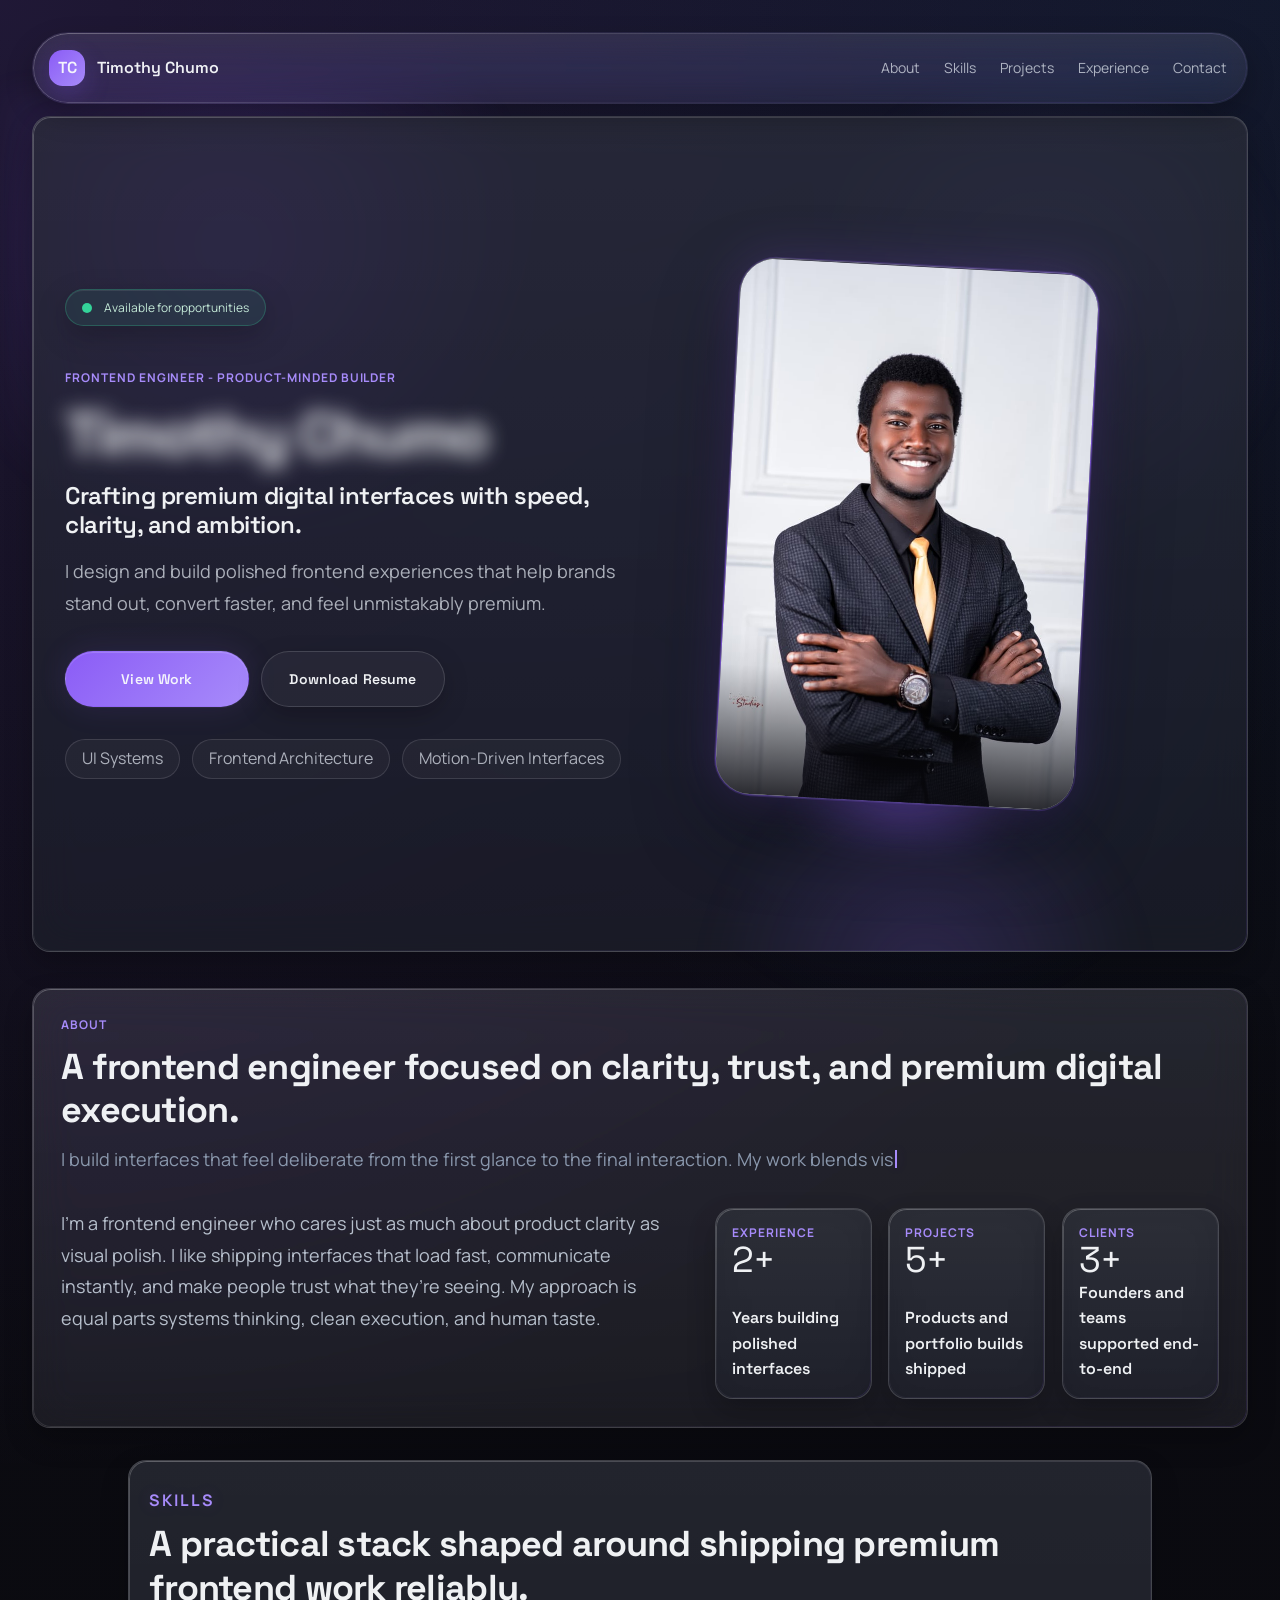
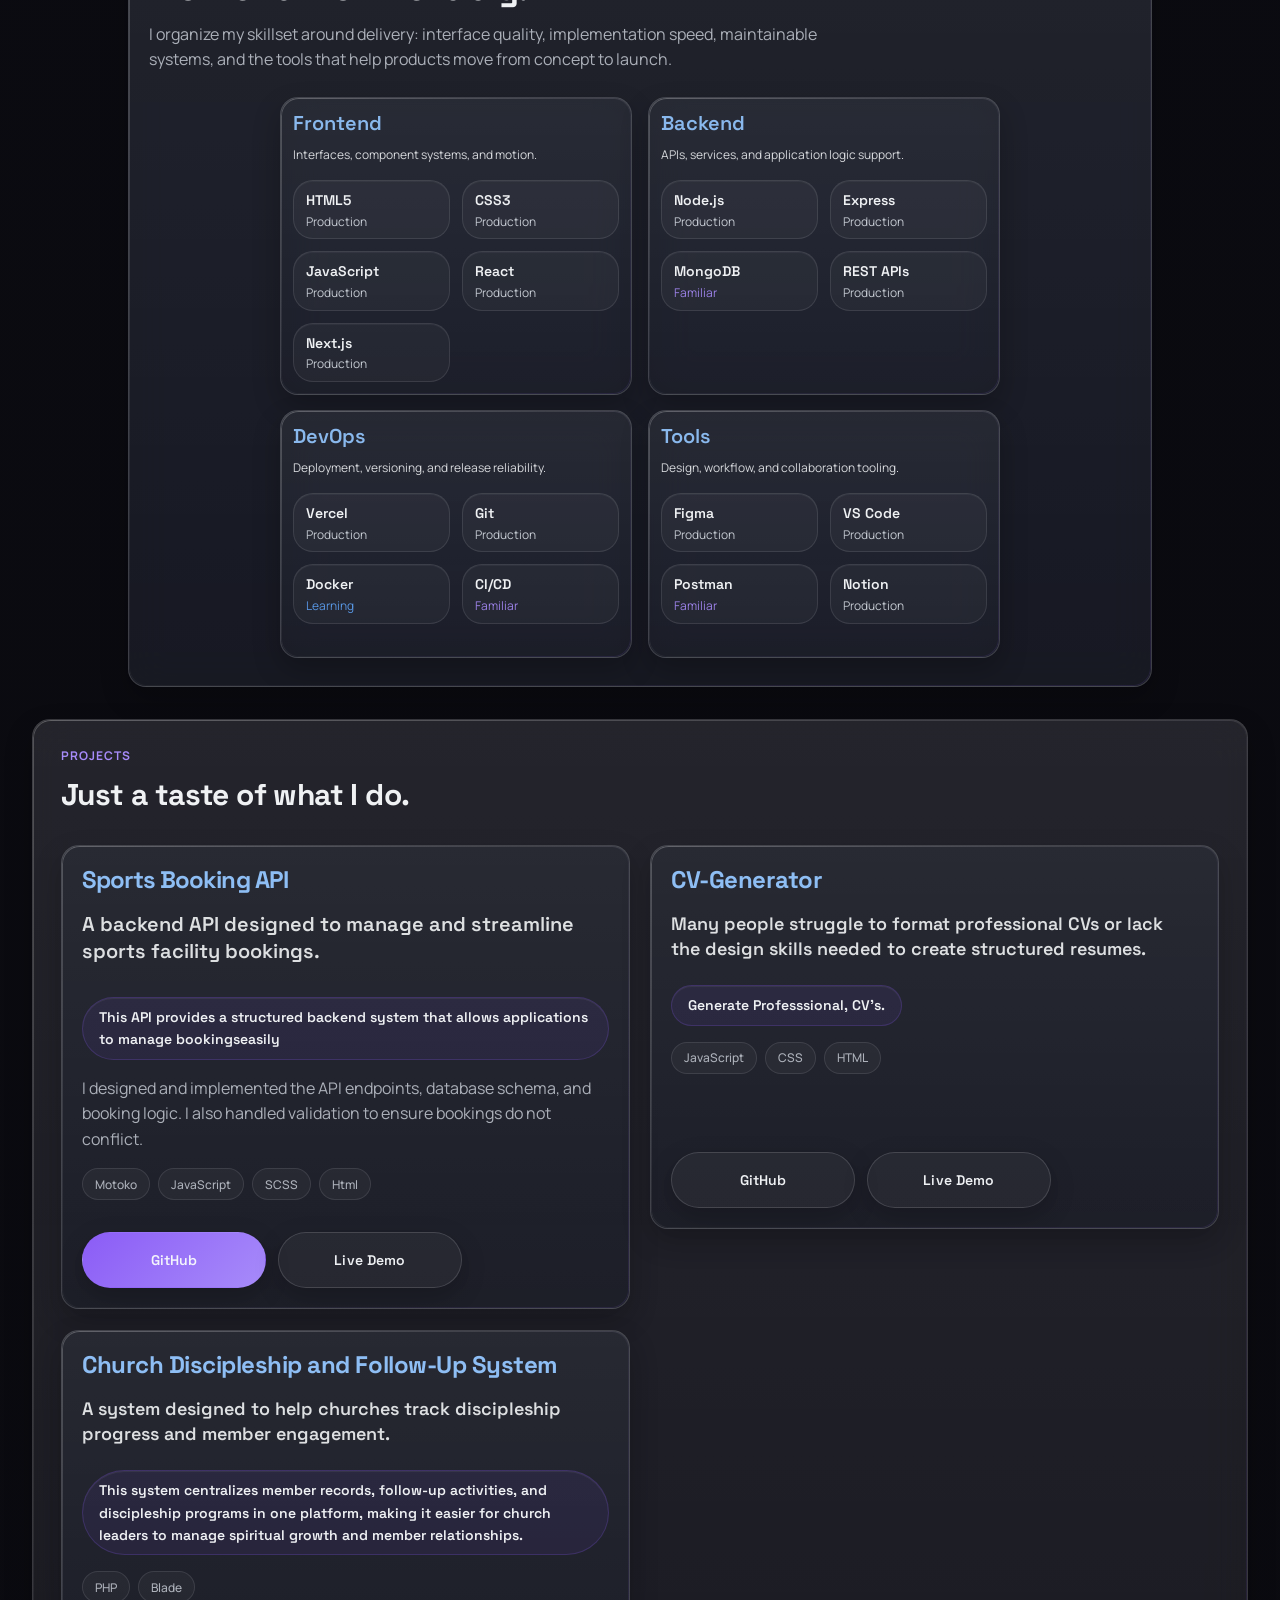
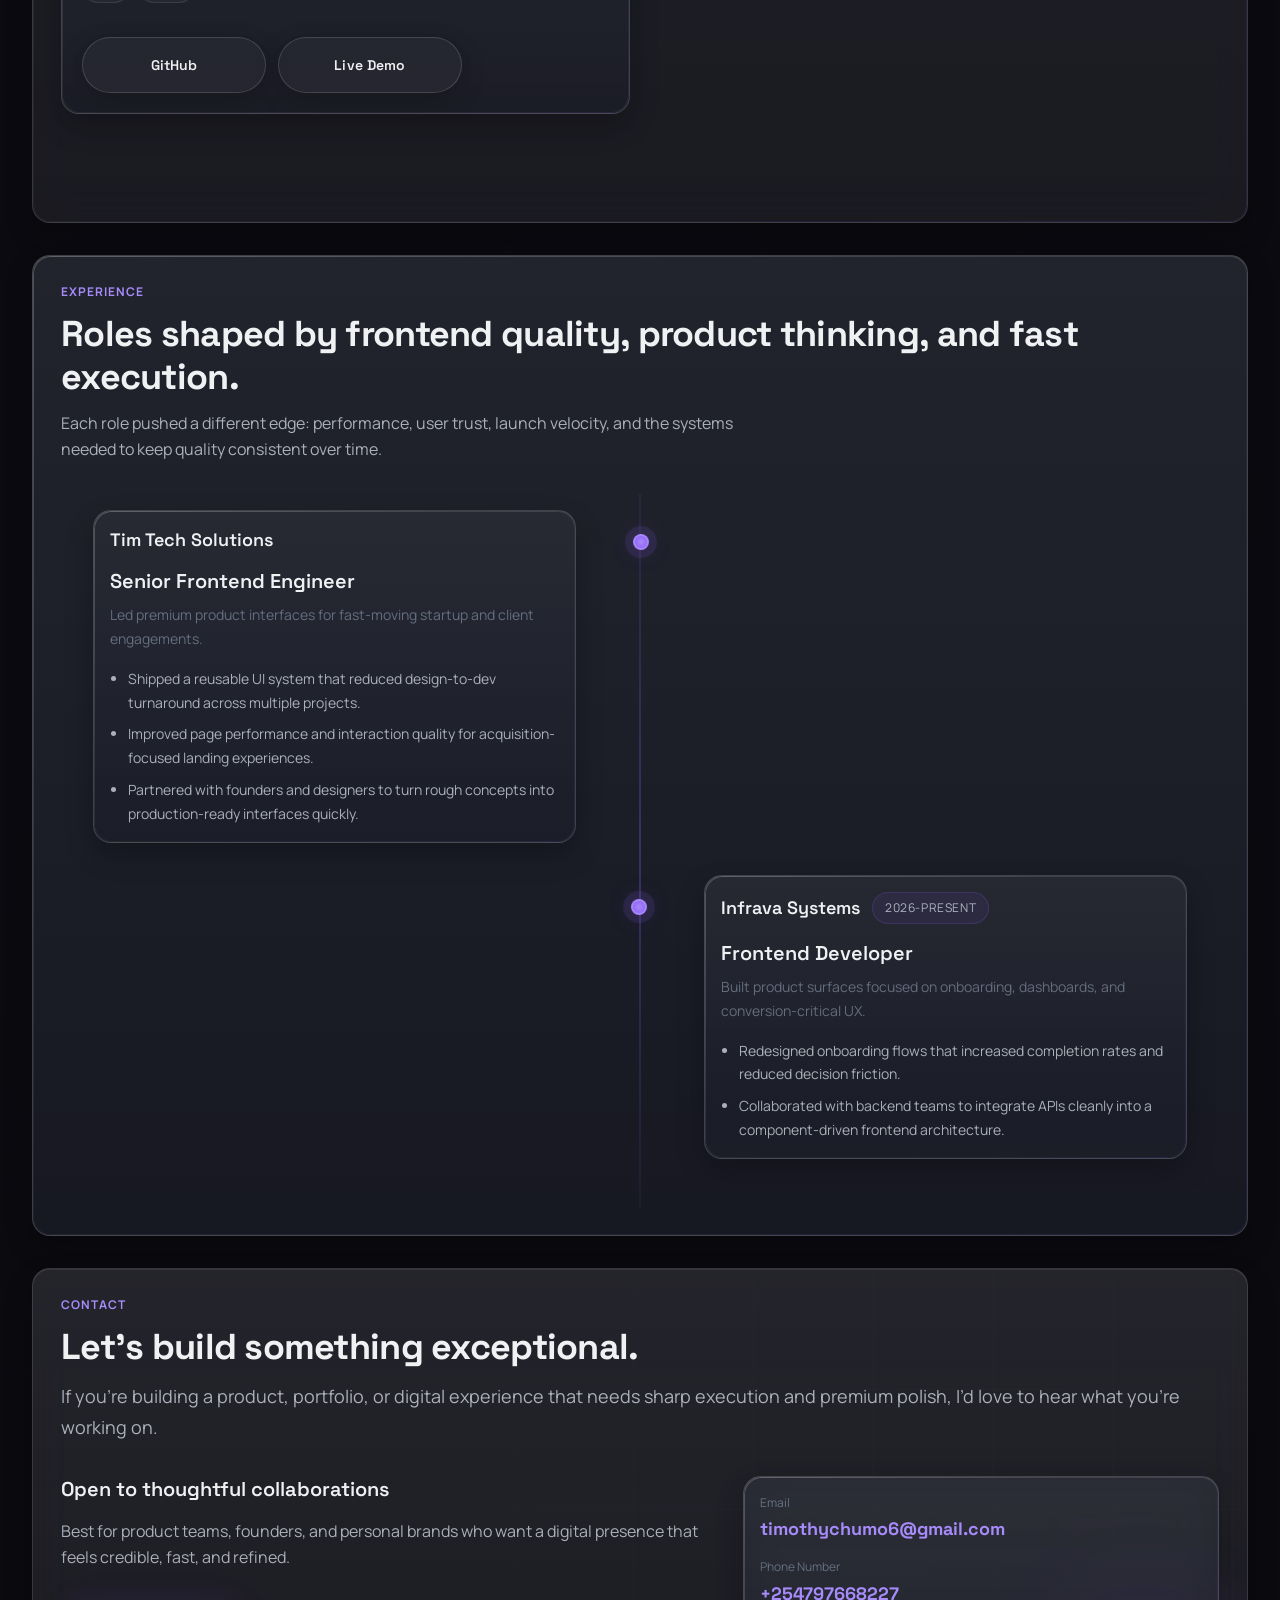
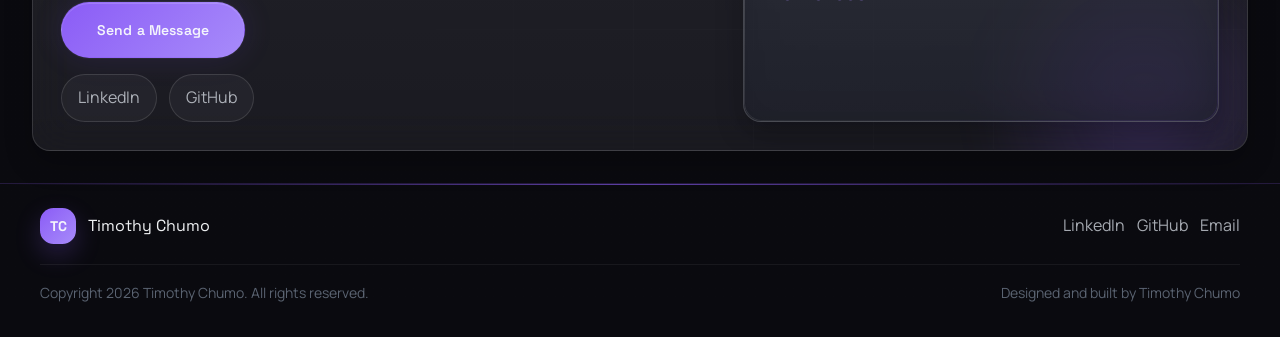
<file: index.html>
﻿<!DOCTYPE html>
<html lang="en">
  <head>
    <meta charset="UTF-8" />
    <meta name="viewport" content="width=device-width, initial-scale=1.0" />
    <title>Timothy Chumo | Frontend Engineer Portfolio</title>
    <meta
      name="description"
      content="Timothy Chumo is a frontend engineer crafting premium digital interfaces, editorial portfolio experiences, and high-performance product surfaces."
    />
    <meta property="og:title" content="Timothy K. Chumo | Frontend Engineer Portfolio" />
    <meta
      property="og:description"
      content="Explore a premium dark-mode portfolio featuring case studies, experience, and polished frontend engineering work."
    />
    <meta property="og:type" content="website" />
    <meta property="og:url" content="https://timothychumo.dev" />
    <meta property="og:image" content="assets/Tim.jpeg" />
    <meta name="theme-color" content="#0a0a0f" />
    <link
      rel="icon"
      href="data:image/svg+xml,%3Csvg xmlns='http://www.w3.org/2000/svg' viewBox='0 0 64 64'%3E%3Crect width='64' height='64' rx='18' fill='%230a0a0f'/%3E%3Cpath d='M18 22h28v6H35v24h-8V28H18z' fill='%23a78bfa'/%3E%3C/svg%3E"
    />
    <link rel="preconnect" href="https://fonts.googleapis.com" />
    <link rel="preconnect" href="https://fonts.gstatic.com" crossorigin />
    <link
      href="https://fonts.googleapis.com/css2?family=Space+Grotesk:wght@400;500;700&family=Manrope:wght@400;500;600;700;800&display=swap"
      rel="stylesheet"
    />
    <link rel="stylesheet" href="css/styles.css" />
  </head>
  <body>
    <div class="site-loader" aria-hidden="true">
      <div class="site-loader__mark">TC</div>
    </div>
    <div class="custom-cursor" aria-hidden="true"></div>
    <div class="custom-cursor-ring" aria-hidden="true"></div>

    <nav class="site-nav">
      <div class="site-nav__inner glass-panel glass-panel--soft">
        <div class="site-nav__bar">
          <a class="site-nav__brand" href="#top">
            <span class="site-nav__mark">TC</span>
            <span>Timothy Chumo</span>
          </a>
          <button class="site-nav__toggle" aria-label="Open navigation" aria-expanded="false" aria-controls="nav-links">
            <span class="site-nav__toggle-bar"></span>
            <span class="site-nav__toggle-bar"></span>
            <span class="site-nav__toggle-bar"></span>
          </button>
        </div>
        <div class="site-nav__links" id="nav-links">
          <a class="site-nav__link" href="#about">About</a>
          <a class="site-nav__link" href="#skills">Skills</a>
          <a class="site-nav__link" href="#work">Projects</a>
          <a class="site-nav__link" href="#experience">Experience</a>
          <a class="site-nav__link" href="#contact">Contact</a>
        </div>
      </div>
    </nav>

    <main>
      <section class="hero-shell" id="top">
        <div class="hero glass-panel">
          <div class="hero-copy stack-6">
            <div class="reveal" style="--reveal-delay: 40ms;">
              <div class="hero-status caption">
                <span class="hero-status__dot" aria-hidden="true"></span>
                <span>Available for opportunities</span>
              </div>
            </div>

            <div class="stack-4">
              <p class="eyebrow hero-kicker reveal" style="--reveal-delay: 120ms;">Frontend Engineer - Product-Minded Builder</p>
              <h1 class="display-xl hero-name reveal" style="--reveal-delay: 200ms;">Timothy Chumo</h1>
              <p class="heading-lg hero-title reveal" style="--reveal-delay: 280ms;">Crafting premium digital interfaces with speed, clarity, and ambition.</p>
              <p class="body-lg hero-value reveal" style="--reveal-delay: 360ms;">
                I design and build polished frontend experiences that help brands stand out, convert faster, and feel unmistakably premium.
              </p>
            </div>

            <div class="hero-actions flow-cluster reveal" style="--reveal-delay: 440ms;">
              <a class="button button--primary js-magnetic" href="#work">
                <span>View Work</span>
              </a>
              <a class="button button--secondary js-magnetic" href="resume.pdf" download>
                <span>Download Resume</span>
              </a>
            </div>

            <div class="hero-meta reveal" style="--reveal-delay: 520ms;">
              <span class="pill hero-pill" tabindex="0">UI Systems</span>
              <span class="pill hero-pill" tabindex="0">Frontend Architecture</span>
              <span class="pill hero-pill" tabindex="0">Motion-Driven Interfaces</span>
            </div>
          </div>

          <div class="hero-visual">
            <div class="portrait-stage reveal" style="--reveal-delay: 260ms;">
              <div class="portrait-frame">
                <div class="portrait-inner">
                  <img src="assets/Tim.jpeg" alt="Timothy Kipngeno Chumo" />
                </div>
              </div>
            </div>
          </div>
        </div>
      </section>

      <section class="section-shell" id="about">
        <div class="section-panel glass-panel glass-panel--soft">
          <div class="section-heading stack-3 reveal" style="--reveal-delay: 40ms;">
            <p class="eyebrow">About</p>
            <h2 class="display-md">A frontend engineer focused on clarity, trust, and premium digital execution.</h2>
            <p class="body-lg js-typewrite typewrite-target">
              I build interfaces that feel deliberate from the first glance to the final interaction. My work blends visual restraint, modern frontend craft, and product thinking so the end result feels fast, credible, and well considered.
            </p>
          </div>

          <div class="about-grid">
            <div class="about-copy stack-4 reveal" style="--reveal-delay: 120ms;">
              <p class="body-lg js-typewrite typewrite-target">
                I’m a frontend engineer who cares just as much about product clarity as visual polish. I like shipping interfaces that load fast, communicate instantly, and make people trust what they’re seeing. My approach is equal parts systems thinking, clean execution, and human taste.
              </p>
            </div>

            <div class="stats-grid">
              <article class="stat-card glass-panel reveal" style="--reveal-delay: 180ms;">
                <div class="stack-2">
                  <p class="eyebrow">Experience</p>
                  <p class="stat-value">2+</p>
                </div>
                <p class="stat-label">Years building polished interfaces</p>
              </article>

              <article class="stat-card glass-panel reveal" style="--reveal-delay: 260ms;">
                <div class="stack-2">
                  <p class="eyebrow">Projects</p>
                  <p class="stat-value">5+</p>
                </div>
                <p class="stat-label">Products and portfolio builds shipped</p>
              </article>

              <article class="stat-card glass-panel reveal" style="--reveal-delay: 340ms;">
                <div class="stack-2">
                  <p class="eyebrow">Clients</p>
                  <p class="stat-value">3+</p>
                </div>
                <p class="stat-label">Founders and teams supported end-to-end</p>
              </article>
            </div>
          </div>
        </div>
      </section>

      <section class="section-shell" id="skills">
        <div class="section-panel glass-panel">
          <div class="section-heading stack-3 reveal" style="--reveal-delay: 40ms;">
            <p class="eyebrow">Skills</p>
            <h2 class="display-md">A practical stack shaped around shipping premium frontend work reliably.</h2>
            <p class="body-md">I organize my skillset around delivery: interface quality, implementation speed, maintainable systems, and the tools that help products move from concept to launch.</p>
          </div>
          <div class="skills-grid">
            <article class="skill-group glass-panel reveal" style="--reveal-delay: 120ms;">
              <div class="skill-group-header stack-2">
                <p class="heading-md">Frontend</p>
                <p class="caption">Interfaces, component systems, and motion.</p>
              </div>
              <div class="skill-chip-list">
                <div class="skill-chip"><span class="skill-meta"><span class="skill-name">HTML5</span><span class="skill-tier skill-tier--production">Production</span></span></div>
                <div class="skill-chip"><span class="skill-meta"><span class="skill-name">CSS3</span><span class="skill-tier skill-tier--production">Production</span></span></div>
                <div class="skill-chip"><span class="skill-meta"><span class="skill-name">JavaScript</span><span class="skill-tier skill-tier--production">Production</span></span></div>
                <div class="skill-chip"><span class="skill-meta"><span class="skill-name">React</span><span class="skill-tier skill-tier--production">Production</span></span></div>
                <div class="skill-chip"><span class="skill-meta"><span class="skill-name">Next.js</span><span class="skill-tier skill-tier--production">Production</span></span></div>
              </div>
            </article>

            <article class="skill-group glass-panel reveal" style="--reveal-delay: 200ms;">
              <div class="skill-group-header stack-2">
                <p class="heading-md">Backend</p>
                <p class="caption">APIs, services, and application logic support.</p>
              </div>
              <div class="skill-chip-list">
                <div class="skill-chip"><span class="skill-meta"><span class="skill-name">Node.js</span><span class="skill-tier skill-tier--production">Production</span></span></div>
                <div class="skill-chip"><span class="skill-meta"><span class="skill-name">Express</span><span class="skill-tier skill-tier--production">Production</span></span></div>
                <div class="skill-chip"><span class="skill-meta"><span class="skill-name">MongoDB</span><span class="skill-tier skill-tier--familiar">Familiar</span></span></div>
                <div class="skill-chip"><span class="skill-meta"><span class="skill-name">REST APIs</span><span class="skill-tier skill-tier--production">Production</span></span></div>
              </div>
            </article>

            <article class="skill-group glass-panel reveal" style="--reveal-delay: 280ms;">
              <div class="skill-group-header stack-2">
                <p class="heading-md">DevOps</p>
                <p class="caption">Deployment, versioning, and release reliability.</p>
              </div>
              <div class="skill-chip-list">
                <div class="skill-chip"><span class="skill-meta"><span class="skill-name">Vercel</span><span class="skill-tier skill-tier--production">Production</span></span></div>
                <div class="skill-chip"><span class="skill-meta"><span class="skill-name">Git</span><span class="skill-tier skill-tier--production">Production</span></span></div>
                <div class="skill-chip"><span class="skill-meta"><span class="skill-name">Docker</span><span class="skill-tier skill-tier--learning">Learning</span></span></div>
                <div class="skill-chip"><span class="skill-meta"><span class="skill-name">CI/CD</span><span class="skill-tier skill-tier--familiar">Familiar</span></span></div>
              </div>
            </article>

            <article class="skill-group glass-panel reveal" style="--reveal-delay: 360ms;">
              <div class="skill-group-header stack-2">
                <p class="heading-md">Tools</p>
                <p class="caption">Design, workflow, and collaboration tooling.</p>
              </div>
              <div class="skill-chip-list">
                <div class="skill-chip"><span class="skill-meta"><span class="skill-name">Figma</span><span class="skill-tier skill-tier--production">Production</span></span></div>
                <div class="skill-chip"><span class="skill-meta"><span class="skill-name">VS Code</span><span class="skill-tier skill-tier--production">Production</span></span></div>
                <div class="skill-chip"><span class="skill-meta"><span class="skill-name">Postman</span><span class="skill-tier skill-tier--familiar">Familiar</span></span></div>
                <div class="skill-chip"><span class="skill-meta"><span class="skill-name">Notion</span><span class="skill-tier skill-tier--production">Production</span></span></div>
              </div>
            </article>
          </div>
        </div>
      </section>

      <section class="section-shell" id="work">
        <div class="section-panel glass-panel glass-panel--soft">
          <div class="section-heading stack-3 reveal" style="--reveal-delay: 40ms;">
            <p class="eyebrow">Projects</p>
            <h2 class="display-md">Just a taste of what I do.</h2>
            
          </div>

          <div class="projects-layout">
            <div class="projects-column">
              <div class="project-card-wrap reveal" style="--reveal-delay: 120ms;">
                <article class="project-card project-card--feature glass-panel js-project-card">
                  <div class="stack-4">
                    <h3 class="display-lg project-card__title project-card__title--single-line">Sports Booking API</h3>
                    <p class="heading-md project-card__problem">A backend API designed to manage and streamline sports facility bookings.</p>
                  </div>
                  <div class="stack-4" style="margin-top: var(--space-8);">
                    <div class="project-card__metric"><strong>This API provides a structured backend system that allows applications to manage bookingseasily </strong></div>
                    <p class="body-md">I designed and implemented the API endpoints, database schema, and booking logic. I also handled validation to ensure bookings do not conflict.</p>
                    <div class="tag-list"><span class="tag">Motoko</span><span class="tag">JavaScript</span><span class="tag">SCSS</span><span class="tag">Html</span></div>
                  </div>
                  <div class="project-actions flow-cluster">
                    <a class="button button--primary" href="https://github.com/Timotheo-TKC/SportsBookingAPI" target="_blank" rel="noreferrer">GitHub</a>
                    <a class="button button--ghost" href="#">Live Demo</a>
                  </div>
                </article>
              </div>

              <div class="project-card-wrap reveal" style="--reveal-delay: 280ms;">
                <article class="project-card project-card--compact glass-panel js-project-card">
                  <div class="stack-4">
                    <h3 class="display-md project-card__title project-card__title--single-line">Church Discipleship and Follow-Up System</h3>
                    <p class="heading-sm project-card__problem">A system designed to help churches track discipleship progress and member engagement.</p>
                  </div>
                  <div class="stack-4" style="margin-top: var(--space-6);">
                    <div class="project-card__metric"><strong>This system centralizes member records, follow-up activities, and discipleship programs in one platform, making it easier for church leaders to manage spiritual growth and member relationships.</strong></div>
                    <div class="tag-list"><span class="tag">PHP</span><span class="tag">Blade</span></div>
                  </div>
                  <div class="project-actions flow-cluster">
                    <a class="button button--secondary" href="https://github.com/Timotheo-TKC/discipleship-app" target="_blank" rel="noreferrer">GitHub</a>
                    <a class="button button--ghost" href="#">Live Demo</a>
                  </div>
                </article>
              </div>
            </div>

            <div class="projects-column projects-column--offset">
              <div class="project-card-wrap reveal" style="--reveal-delay: 200ms;">
                <article class="project-card project-card--compact glass-panel js-project-card">
                  <div class="stack-4">
                    <h3 class="display-md project-card__title">CV-Generator</h3>
                    <p class="heading-sm project-card__problem">Many people struggle to format professional CVs or lack the design skills needed to create structured resumes.</p>
                  </div>
                  <div class="stack-4" style="margin-top: var(--space-6);">
                    <div class="project-card__metric"><strong>Generate Professsional, CV's.</strong></div>
                    <div class="tag-list"><span class="tag">JavaScript</span><span class="tag">CSS</span><span class="tag">HTML</span></div>
                  </div>
                  <div class="project-actions flow-cluster">
                    <a class="button button--secondary" href="https://github.com" target="_blank" rel="noreferrer">GitHub</a>
                    <a class="button button--ghost" href="#">Live Demo</a>
                  </div>
                </article>
              </div>
            </div>
          </div>
        </div>
      </section>

      <section class="section-shell" id="experience">
        <div class="section-panel glass-panel">
          <div class="section-heading stack-3 reveal" style="--reveal-delay: 40ms;">
            <p class="eyebrow">Experience</p>
            <h2 class="display-md">Roles shaped by frontend quality, product thinking, and fast execution.</h2>
            <p class="body-md">Each role pushed a different edge: performance, user trust, launch velocity, and the systems needed to keep quality consistent over time.</p>
          </div>

          <div class="timeline">
            <div class="timeline-entry reveal" style="--reveal-delay: 120ms;">
              <article class="timeline-card glass-panel">
                <div class="stack-3">
                  <div class="timeline-meta"><p class="heading-sm">Tim Tech Solutions</p></div>
                  <div class="stack-2">
                    <p class="heading-md">Senior Frontend Engineer</p>
                    <p class="body-sm">Led premium product interfaces for fast-moving startup and client engagements.</p>
                  </div>
                </div>
                <ul class="timeline-list body-sm">
                  <li>Shipped a reusable UI system that reduced design-to-dev turnaround across multiple projects.</li>
                  <li>Improved page performance and interaction quality for acquisition-focused landing experiences.</li>
                  <li>Partnered with founders and designers to turn rough concepts into production-ready interfaces quickly.</li>
                </ul>
              </article>
            </div>

            <div class="timeline-entry reveal" style="--reveal-delay: 180ms;">
              <article class="timeline-card glass-panel">
                <div class="stack-3">
                  <div class="timeline-meta"><p class="heading-sm">Infrava Systems</p><span class="timeline-date">2026-Present</span></div>
                  <div class="stack-2">
                    <p class="heading-md">Frontend Developer</p>
                    <p class="body-sm">Built product surfaces focused on onboarding, dashboards, and conversion-critical UX.</p>
                  </div>
                </div>
                <ul class="timeline-list body-sm">
                  <li>Redesigned onboarding flows that increased completion rates and reduced decision friction.</li>
                  <li>Collaborated with backend teams to integrate APIs cleanly into a component-driven frontend architecture.</li>
                  
                </ul>
              </article>
            </div>
          </div>
        </div>
      </section>

      <section class="section-shell" id="contact">
        <div class="section-panel glass-panel glass-panel--soft contact-panel">
          <div class="section-heading stack-3 reveal" style="--reveal-delay: 40ms;">
            <p class="eyebrow">Contact</p>
            <h2 class="display-md">Let’s build something exceptional.</h2>
            <p class="body-lg">If you’re building a product, portfolio, or digital experience that needs sharp execution and premium polish, I’d love to hear what you’re working on.</p>
          </div>

          <div class="contact-grid">
            <div class="contact-copy stack-4">
              <p class="heading-md reveal" style="--reveal-delay: 120ms;">Open to thoughtful collaborations</p>
              <p class="body-md reveal" style="--reveal-delay: 200ms;">Best for product teams, founders, and personal brands who want a digital presence that feels credible, fast, and refined.</p>
              <div class="contact-actions flow-cluster reveal" style="--reveal-delay: 280ms;">
                <a class="button button--primary js-magnetic" href="mailto:timothychumo6@gmail.com?subject=Let%27s%20build%20something%20exceptional">
                  <span>Send a Message</span>
                </a>
              </div>
              <div class="social-links reveal" style="--reveal-delay: 360ms;">
                <a class="social-link" href="https://www.linkedin.com" target="_blank" rel="noreferrer"><span>LinkedIn</span></a>
                <a class="social-link" href="https://github.com/Timotheo-TKC" target="_blank" rel="noreferrer"><span>GitHub</span></a>
              </div>
            </div>

            <aside class="contact-sidecard glass-panel reveal" style="--reveal-delay: 180ms;">
              <div class="contact-sidecard__meta">
                <div class="contact-minirow"><p class="caption">Email</p><p class="heading-sm contact-detail">timothychumo6@gmail.com</p></div>
                <div class="contact-minirow"><p class="caption">Phone Number</p><p class="heading-sm contact-detail">+254797668227</p></div>
              </div>
            </aside>
          </div>
        </div>
      </section>

      <footer class="footer">
        <div class="footer__inner">
          <div class="footer__top">
            <div class="footer-brand">
              <span class="footer-brand__mark"><span>TC</span></span>
              <span>Timothy Chumo</span>
            </div>
            <div class="footer-links">
              <a class="footer-link" href="https://www.linkedin.com" target="_blank" rel="noreferrer">LinkedIn</a>
              <a class="footer-link" href="https://github.com" target="_blank" rel="noreferrer">GitHub</a>
              <a class="footer-link" href="mailto:timothychumo6@gmail.com">Email</a>
            </div>
          </div>
          <div class="footer__bottom">
            <p class="body-sm">Copyright 2026 Timothy Chumo. All rights reserved.</p>
            <p class="body-sm">Designed and built by Timothy Chumo</p>
          </div>
        </div>
      </footer>
    </main>

    <script src="js/script.js"></script>
  </body>
</html>
</file>
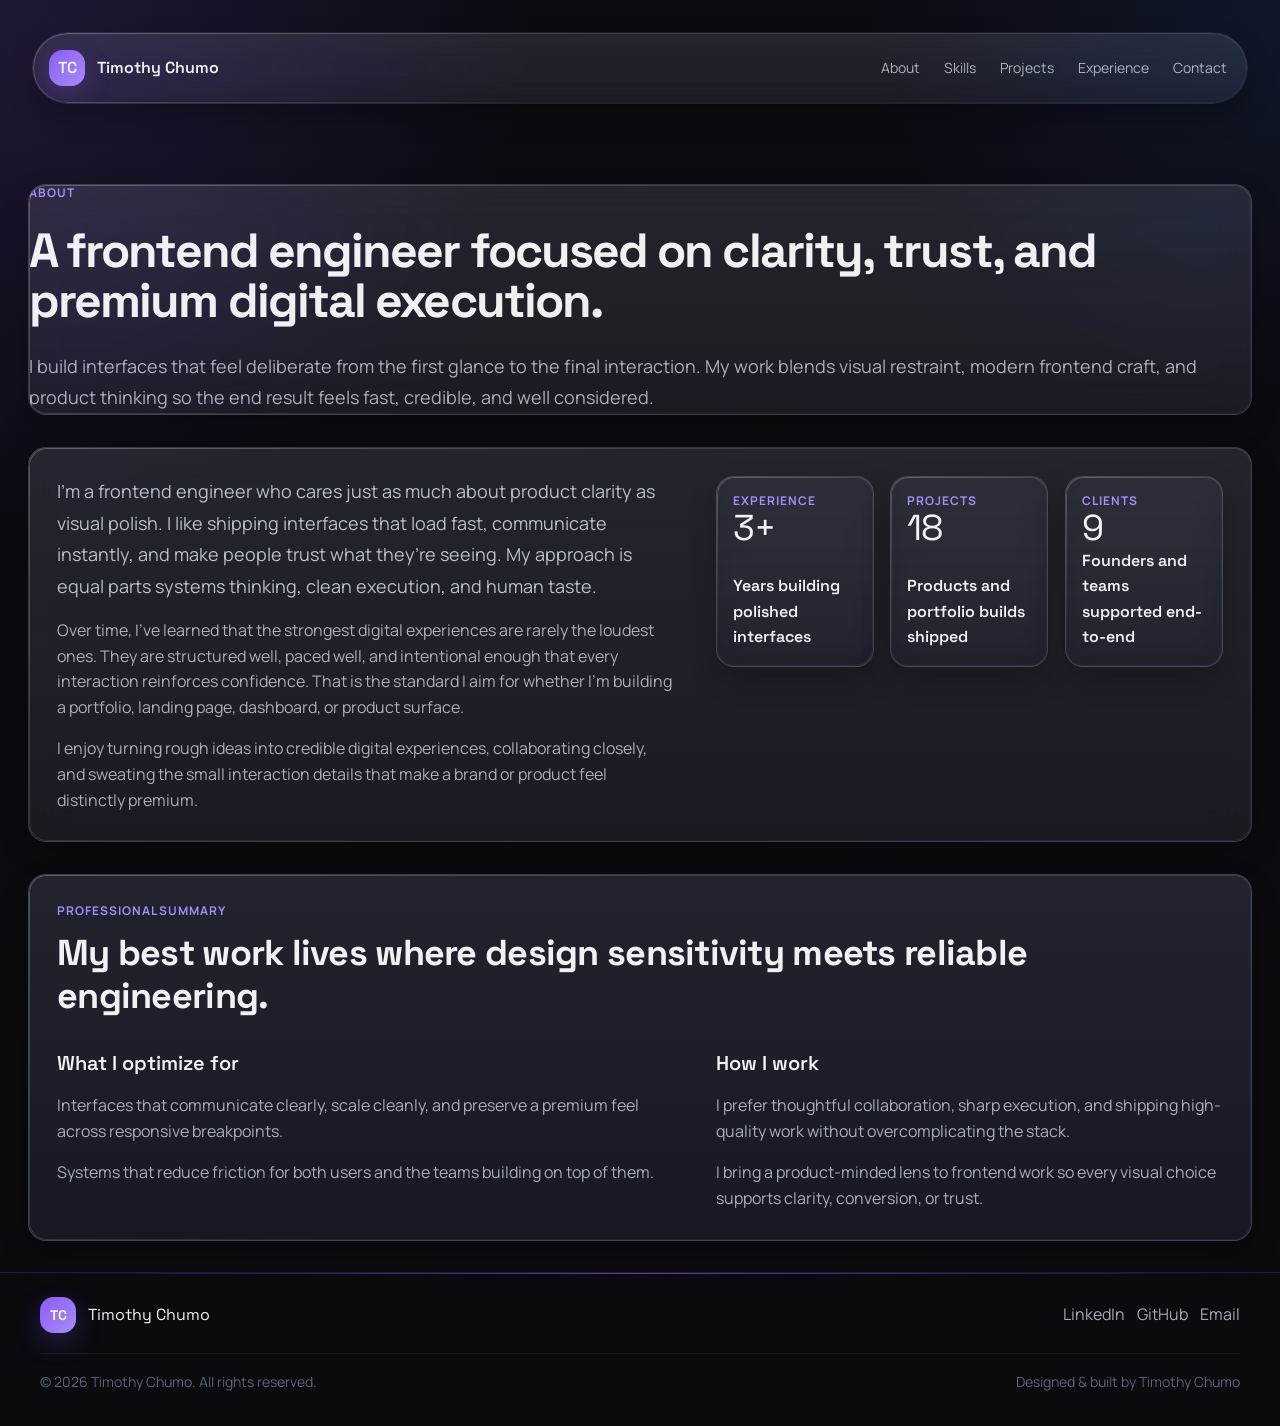
<file: about.html>
<!DOCTYPE html>
<html lang="en">
  <head>
    <meta charset="UTF-8" />
    <meta name="viewport" content="width=device-width, initial-scale=1.0" />
    <title>About | Timothy Chumo</title>
    <meta
      name="description"
      content="Learn more about Timothy Chumo, a frontend engineer focused on premium interfaces, systems thinking, and polished product experiences."
    />
    <meta property="og:title" content="About | Timothy Chumo" />
    <meta
      property="og:description"
      content="Background, professional summary, and the product-minded approach behind Timothy Chumo's frontend work."
    />
    <meta property="og:type" content="website" />
    <meta property="og:url" content="https://timothychumo.dev/about.html" />
    <meta property="og:image" content="assets/Tim.jpeg" />
    <meta name="theme-color" content="#0a0a0f" />
    <link
      rel="icon"
      href="data:image/svg+xml,%3Csvg xmlns='http://www.w3.org/2000/svg' viewBox='0 0 64 64'%3E%3Crect width='64' height='64' rx='18' fill='%230a0a0f'/%3E%3Cpath d='M18 22h28v6H35v24h-8V28H18z' fill='%23a78bfa'/%3E%3C/svg%3E"
    />
    <link rel="preconnect" href="https://fonts.googleapis.com" />
    <link rel="preconnect" href="https://fonts.gstatic.com" crossorigin />
    <link
      href="https://fonts.googleapis.com/css2?family=Space+Grotesk:wght@400;500;700&family=Manrope:wght@400;500;600;700;800&display=swap"
      rel="stylesheet"
    />
    <link rel="stylesheet" href="css/styles.css" />
  </head>
  <body>
    <div class="site-loader" aria-hidden="true">
      <div class="site-loader__mark">TC</div>
    </div>
    <div class="custom-cursor" aria-hidden="true"></div>
    <div class="custom-cursor-ring" aria-hidden="true"></div>

    <nav class="site-nav">
      <div class="site-nav__inner glass-panel glass-panel--soft">
        <a class="site-nav__brand" href="index.html">
          <span class="site-nav__mark">TC</span>
          <span>Timothy Chumo</span>
        </a>
        <div class="site-nav__links">
          <a class="site-nav__link" href="about.html">About</a>
          <a class="site-nav__link" href="skills.html">Skills</a>
          <a class="site-nav__link" href="projects.html">Projects</a>
          <a class="site-nav__link" href="experience.html">Experience</a>
          <a class="site-nav__link" href="contact.html">Contact</a>
        </div>
      </div>
    </nav>

    <main>
      <section class="page-shell">
        <div class="page-stack">
          <div class="page-intro glass-panel glass-panel--soft reveal" style="--reveal-delay: 40ms;">
            <p class="eyebrow">About</p>
            <h1 class="display-lg">A frontend engineer focused on clarity, trust, and premium digital execution.</h1>
            <p class="body-lg">
              I build interfaces that feel deliberate from the first glance to the final interaction. My work blends visual restraint, modern frontend craft, and product thinking so the end result feels fast, credible, and well considered.
            </p>
          </div>

          <div class="section-panel glass-panel glass-panel--soft">
            <div class="about-grid">
              <div class="about-copy stack-4 reveal" style="--reveal-delay: 120ms;">
                <p class="body-lg">
                  I’m a frontend engineer who cares just as much about product clarity as visual polish. I like shipping interfaces that load fast, communicate instantly, and make people trust what they’re seeing. My approach is equal parts systems thinking, clean execution, and human taste.
                </p>
                <p class="body-md">
                  Over time, I’ve learned that the strongest digital experiences are rarely the loudest ones. They are structured well, paced well, and intentional enough that every interaction reinforces confidence. That is the standard I aim for whether I’m building a portfolio, landing page, dashboard, or product surface.
                </p>
                <p class="body-md">
                  I enjoy turning rough ideas into credible digital experiences, collaborating closely, and sweating the small interaction details that make a brand or product feel distinctly premium.
                </p>
              </div>

              <div class="stats-grid">
                <article class="stat-card glass-panel reveal" style="--reveal-delay: 180ms;">
                  <div class="stack-2">
                    <p class="eyebrow">Experience</p>
                    <p class="stat-value">3+</p>
                  </div>
                  <p class="stat-label">Years building polished interfaces</p>
                </article>

                <article class="stat-card glass-panel reveal" style="--reveal-delay: 260ms;">
                  <div class="stack-2">
                    <p class="eyebrow">Projects</p>
                    <p class="stat-value">18</p>
                  </div>
                  <p class="stat-label">Products and portfolio builds shipped</p>
                </article>

                <article class="stat-card glass-panel reveal" style="--reveal-delay: 340ms;">
                  <div class="stack-2">
                    <p class="eyebrow">Clients</p>
                    <p class="stat-value">9</p>
                  </div>
                  <p class="stat-label">Founders and teams supported end-to-end</p>
                </article>
              </div>
            </div>
          </div>

          <div class="section-panel glass-panel reveal" style="--reveal-delay: 220ms;">
            <div class="section-heading stack-3">
              <p class="eyebrow">Professional Summary</p>
              <h2 class="display-md">My best work lives where design sensitivity meets reliable engineering.</h2>
            </div>
            <div class="about-grid">
              <div class="stack-4">
                <p class="heading-md">What I optimize for</p>
                <p class="body-md">Interfaces that communicate clearly, scale cleanly, and preserve a premium feel across responsive breakpoints.</p>
                <p class="body-md">Systems that reduce friction for both users and the teams building on top of them.</p>
              </div>
              <div class="stack-4">
                <p class="heading-md">How I work</p>
                <p class="body-md">I prefer thoughtful collaboration, sharp execution, and shipping high-quality work without overcomplicating the stack.</p>
                <p class="body-md">I bring a product-minded lens to frontend work so every visual choice supports clarity, conversion, or trust.</p>
              </div>
            </div>
          </div>
        </div>
      </section>

      <footer class="footer">
        <div class="footer__inner">
          <div class="footer__top">
            <div class="footer-brand">
              <span class="footer-brand__mark"><span>TC</span></span>
              <span>Timothy Chumo</span>
            </div>
            <div class="footer-links">
              <a class="footer-link" href="https://www.linkedin.com" target="_blank" rel="noreferrer">LinkedIn</a>
              <a class="footer-link" href="https://github.com" target="_blank" rel="noreferrer">GitHub</a>
              <a class="footer-link" href="mailto:timothychumo6@gmail.com">Email</a>
            </div>
          </div>
          <div class="footer__bottom">
            <p class="body-sm">© 2026 Timothy Chumo. All rights reserved.</p>
            <p class="body-sm">Designed & built by Timothy Chumo</p>
          </div>
        </div>
      </footer>
    </main>

    <script src="js/script.js"></script>
  </body>
</html>
</file>
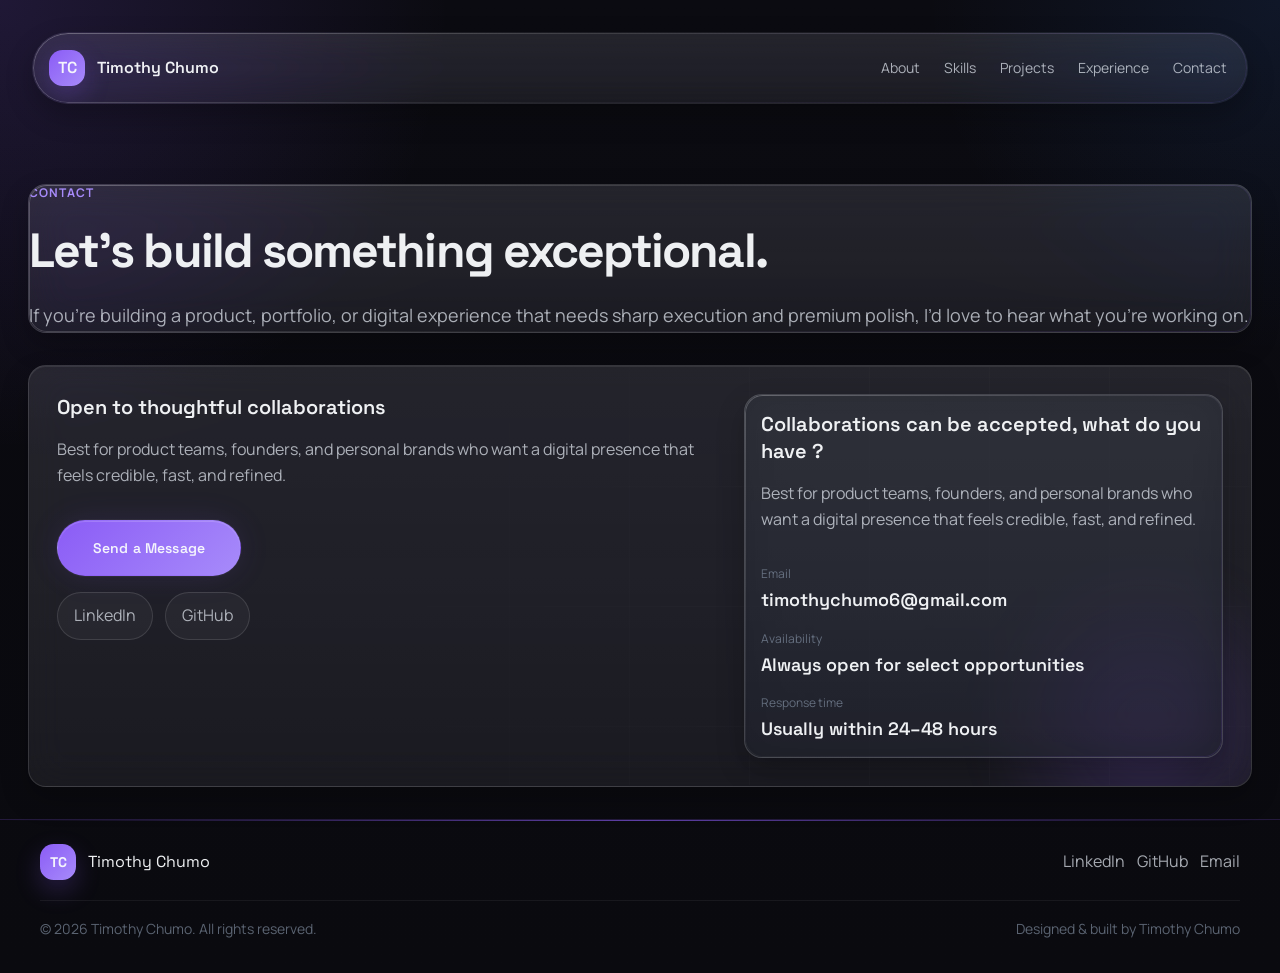
<file: contact.html>
<!DOCTYPE html>
<html lang="en">
  <head>
    <meta charset="UTF-8" />
    <meta name="viewport" content="width=device-width, initial-scale=1.0" />
    <title>Contact | Timothy Chumo</title>
    <meta
      name="description"
      content="Get in touch with Timothy Chumo for frontend engineering, product interface work, and premium digital experiences."
    />
    <meta property="og:title" content="Contact | Timothy Chumo" />
    <meta
      property="og:description"
      content="Reach out to Timothy Chumo for thoughtful collaboration, product work, and premium frontend execution."
    />
    <meta property="og:type" content="website" />
    <meta property="og:url" content="https://timothychumo.dev/contact.html" />
    <meta property="og:image" content="assets/Tim.jpeg" />
    <meta name="theme-color" content="#0a0a0f" />
    <link
      rel="icon"
      href="data:image/svg+xml,%3Csvg xmlns='http://www.w3.org/2000/svg' viewBox='0 0 64 64'%3E%3Crect width='64' height='64' rx='18' fill='%230a0a0f'/%3E%3Cpath d='M18 22h28v6H35v24h-8V28H18z' fill='%23a78bfa'/%3E%3C/svg%3E"
    />
    <link rel="preconnect" href="https://fonts.googleapis.com" />
    <link rel="preconnect" href="https://fonts.gstatic.com" crossorigin />
    <link
      href="https://fonts.googleapis.com/css2?family=Space+Grotesk:wght@400;500;700&family=Manrope:wght@400;500;600;700;800&display=swap"
      rel="stylesheet"
    />
    <link rel="stylesheet" href="css/styles.css" />
  </head>
  <body>
    <div class="site-loader" aria-hidden="true"><div class="site-loader__mark">TC</div></div>
    <div class="custom-cursor" aria-hidden="true"></div>
    <div class="custom-cursor-ring" aria-hidden="true"></div>

    <nav class="site-nav">
      <div class="site-nav__inner glass-panel glass-panel--soft">
        <a class="site-nav__brand" href="index.html">
          <span class="site-nav__mark">TC</span>
          <span>Timothy Chumo</span>
        </a>
        <div class="site-nav__links">
          <a class="site-nav__link" href="about.html">About</a>
          <a class="site-nav__link" href="skills.html">Skills</a>
          <a class="site-nav__link" href="projects.html">Projects</a>
          <a class="site-nav__link" href="experience.html">Experience</a>
          <a class="site-nav__link" href="contact.html">Contact</a>
        </div>
      </div>
    </nav>

    <main>
      <section class="page-shell">
        <div class="page-stack">
          <div class="page-intro glass-panel glass-panel--soft reveal" style="--reveal-delay: 40ms;">
            <p class="eyebrow">Contact</p>
            <h1 class="display-lg">Let’s build something exceptional.</h1>
            <p class="body-lg">If you’re building a product, portfolio, or digital experience that needs sharp execution and premium polish, I’d love to hear what you’re working on.</p>
          </div>

          <div class="section-panel glass-panel glass-panel--soft contact-panel">
            <div class="contact-grid">
              <div class="contact-copy stack-4">
                <p class="heading-md reveal" style="--reveal-delay: 120ms;">Open to thoughtful collaborations</p>
                <p class="body-md reveal" style="--reveal-delay: 200ms;">Best for product teams, founders, and personal brands who want a digital presence that feels credible, fast, and refined.</p>
                <div class="contact-actions flow-cluster reveal" style="--reveal-delay: 280ms;">
                  <a class="button button--primary js-magnetic" href="mailto:timothychumo6@gmail.com?subject=Let%27s%20build%20something%20exceptional">
                    <span>Send a Message</span>
                  </a>
                </div>
                <div class="social-links reveal" style="--reveal-delay: 360ms;">
                  <a class="social-link" href="https://www.linkedin.com" target="_blank" rel="noreferrer"><span>LinkedIn</span></a>
                  <a class="social-link" href="https://github.com" target="_blank" rel="noreferrer"><span>GitHub</span></a>
                </div>
              </div>

              <aside class="contact-sidecard glass-panel reveal" style="--reveal-delay: 180ms;">
                <div class="stack-4">
                  <p class="heading-md">Collaborations can be accepted, what do you have ?</p>
                  <p class="body-md">Best for product teams, founders, and personal brands who want a digital presence that feels credible, fast, and refined.</p>
                </div>
                <div class="contact-sidecard__meta">
                  <div class="contact-minirow"><p class="caption">Email</p><p class="heading-sm">timothychumo6@gmail.com</p></div>
                  <div class="contact-minirow"><p class="caption">Availability</p><p class="heading-sm">Always open for select opportunities</p></div>
                  <div class="contact-minirow"><p class="caption">Response time</p><p class="heading-sm">Usually within 24–48 hours</p></div>
                </div>
              </aside>
            </div>
          </div>
        </div>
      </section>

      <footer class="footer">
        <div class="footer__inner">
          <div class="footer__top">
            <div class="footer-brand"><span class="footer-brand__mark"><span>TC</span></span><span>Timothy Chumo</span></div>
            <div class="footer-links">
              <a class="footer-link" href="https://www.linkedin.com" target="_blank" rel="noreferrer">LinkedIn</a>
              <a class="footer-link" href="https://github.com" target="_blank" rel="noreferrer">GitHub</a>
              <a class="footer-link" href="mailto:timothychumo6@gmail.com">Email</a>
            </div>
          </div>
          <div class="footer__bottom">
            <p class="body-sm">© 2026 Timothy Chumo. All rights reserved.</p>
            <p class="body-sm">Designed & built by Timothy Chumo</p>
          </div>
        </div>
      </footer>
    </main>

    <script src="js/script.js"></script>
  </body>
</html>
</file>
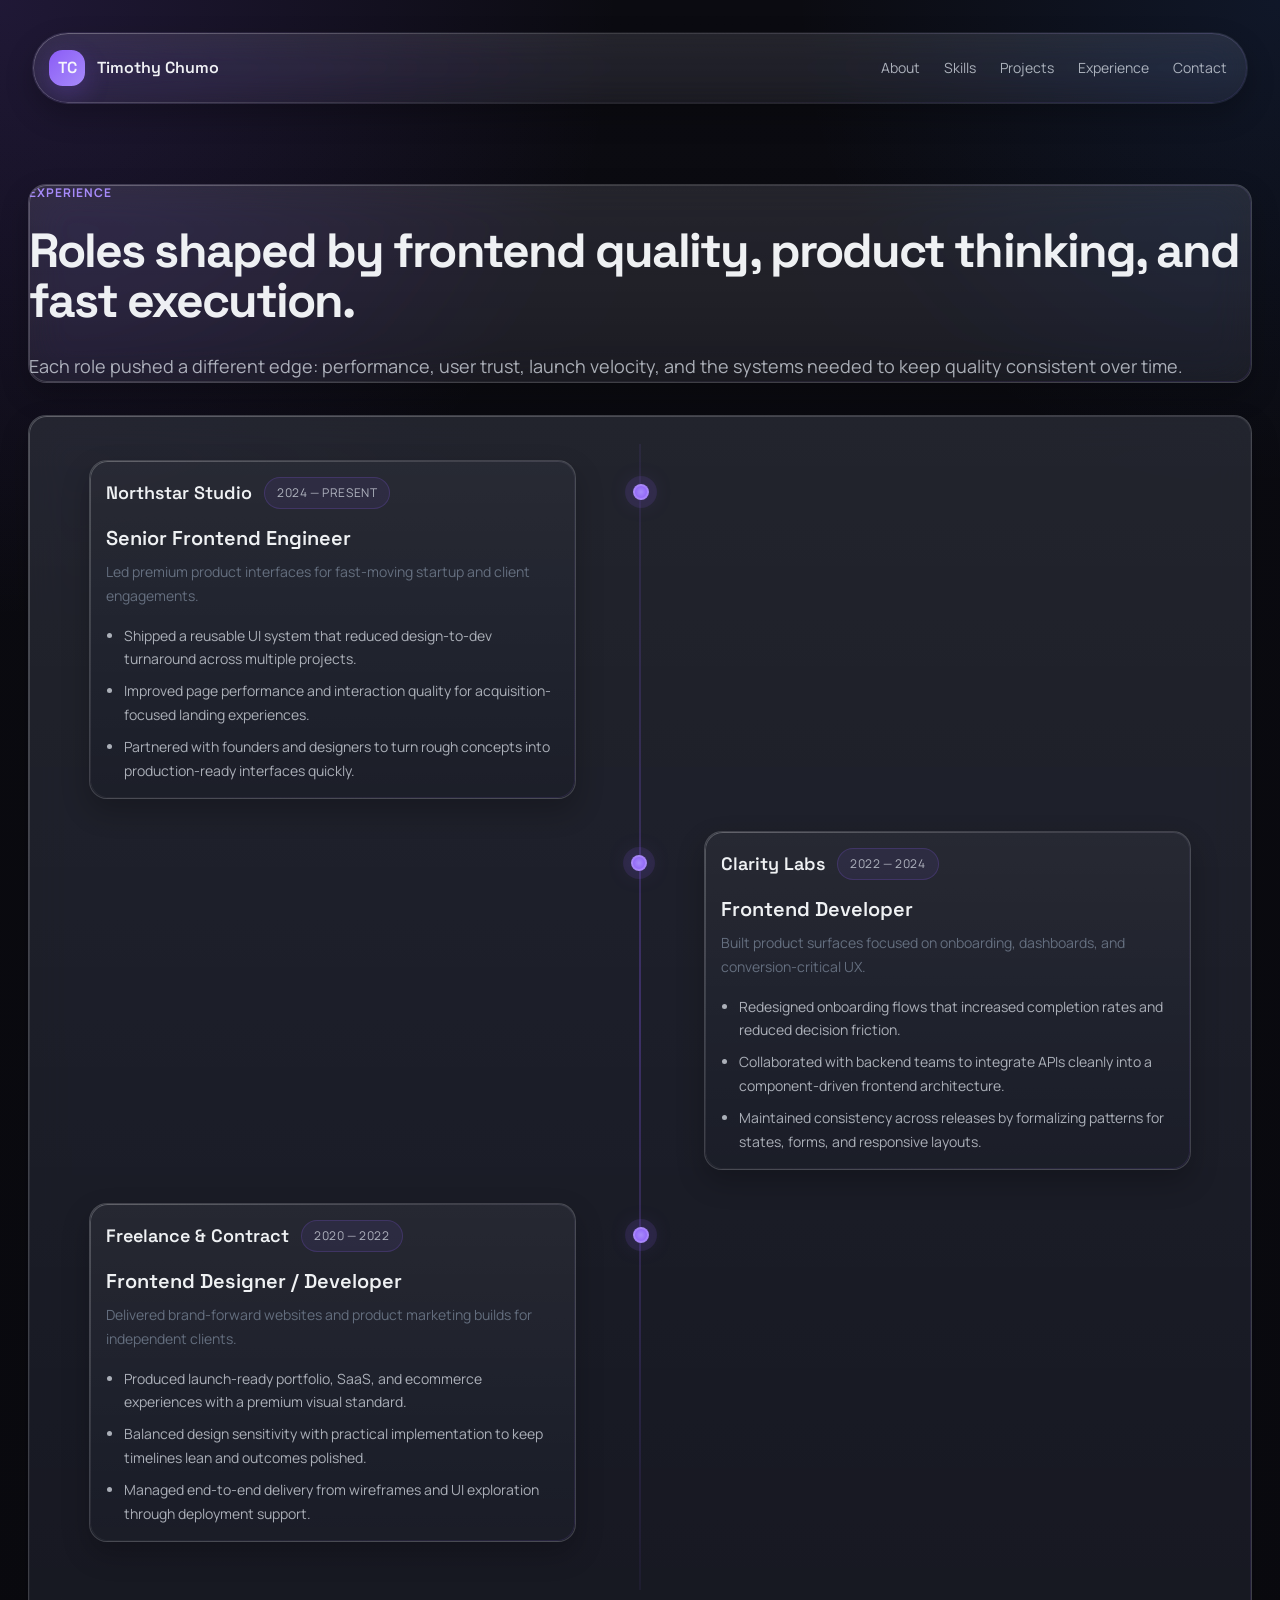
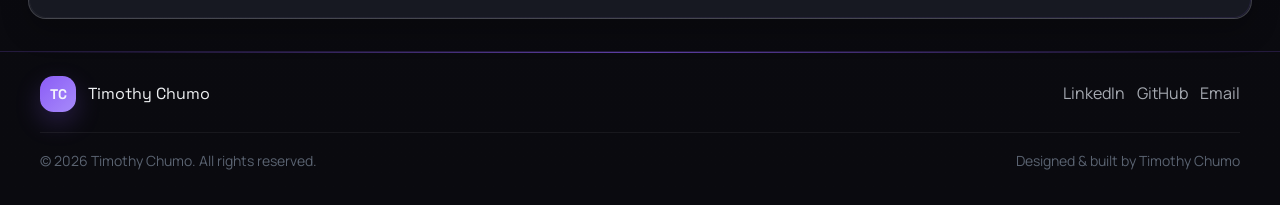
<file: experience.html>
<!DOCTYPE html>
<html lang="en">
  <head>
    <meta charset="UTF-8" />
    <meta name="viewport" content="width=device-width, initial-scale=1.0" />
    <title>Experience | Timothy Chumo</title>
    <meta
      name="description"
      content="Explore Timothy Chumo's experience across product teams, client work, and frontend delivery roles."
    />
    <meta property="og:title" content="Experience | Timothy Chumo" />
    <meta
      property="og:description"
      content="A structured timeline of Timothy Chumo's frontend engineering and product-facing work."
    />
    <meta property="og:type" content="website" />
    <meta property="og:url" content="https://timothychumo.dev/experience.html" />
    <meta property="og:image" content="assets/Tim.jpeg" />
    <meta name="theme-color" content="#0a0a0f" />
    <link
      rel="icon"
      href="data:image/svg+xml,%3Csvg xmlns='http://www.w3.org/2000/svg' viewBox='0 0 64 64'%3E%3Crect width='64' height='64' rx='18' fill='%230a0a0f'/%3E%3Cpath d='M18 22h28v6H35v24h-8V28H18z' fill='%23a78bfa'/%3E%3C/svg%3E"
    />
    <link rel="preconnect" href="https://fonts.googleapis.com" />
    <link rel="preconnect" href="https://fonts.gstatic.com" crossorigin />
    <link
      href="https://fonts.googleapis.com/css2?family=Space+Grotesk:wght@400;500;700&family=Manrope:wght@400;500;600;700;800&display=swap"
      rel="stylesheet"
    />
    <link rel="stylesheet" href="css/styles.css" />
  </head>
  <body>
    <div class="site-loader" aria-hidden="true"><div class="site-loader__mark">TC</div></div>
    <div class="custom-cursor" aria-hidden="true"></div>
    <div class="custom-cursor-ring" aria-hidden="true"></div>

    <nav class="site-nav">
      <div class="site-nav__inner glass-panel glass-panel--soft">
        <a class="site-nav__brand" href="index.html">
          <span class="site-nav__mark">TC</span>
          <span>Timothy Chumo</span>
        </a>
        <div class="site-nav__links">
          <a class="site-nav__link" href="about.html">About</a>
          <a class="site-nav__link" href="skills.html">Skills</a>
          <a class="site-nav__link" href="projects.html">Projects</a>
          <a class="site-nav__link" href="experience.html">Experience</a>
          <a class="site-nav__link" href="contact.html">Contact</a>
        </div>
      </div>
    </nav>

    <main>
      <section class="page-shell">
        <div class="page-stack">
          <div class="page-intro glass-panel glass-panel--soft reveal" style="--reveal-delay: 40ms;">
            <p class="eyebrow">Experience</p>
            <h1 class="display-lg">Roles shaped by frontend quality, product thinking, and fast execution.</h1>
            <p class="body-lg">Each role pushed a different edge: performance, user trust, launch velocity, and the systems needed to keep quality consistent over time.</p>
          </div>

          <div class="section-panel glass-panel">
            <div class="timeline">
              <div class="timeline-entry reveal" style="--reveal-delay: 120ms;">
                <article class="timeline-card glass-panel">
                  <div class="stack-3">
                    <div class="timeline-meta"><p class="heading-sm">Northstar Studio</p><span class="timeline-date">2024 — Present</span></div>
                    <div class="stack-2">
                      <p class="heading-md">Senior Frontend Engineer</p>
                      <p class="body-sm">Led premium product interfaces for fast-moving startup and client engagements.</p>
                    </div>
                  </div>
                  <ul class="timeline-list body-sm">
                    <li>Shipped a reusable UI system that reduced design-to-dev turnaround across multiple projects.</li>
                    <li>Improved page performance and interaction quality for acquisition-focused landing experiences.</li>
                    <li>Partnered with founders and designers to turn rough concepts into production-ready interfaces quickly.</li>
                  </ul>
                </article>
              </div>

              <div class="timeline-entry reveal" style="--reveal-delay: 180ms;">
                <article class="timeline-card glass-panel">
                  <div class="stack-3">
                    <div class="timeline-meta"><p class="heading-sm">Clarity Labs</p><span class="timeline-date">2022 — 2024</span></div>
                    <div class="stack-2">
                      <p class="heading-md">Frontend Developer</p>
                      <p class="body-sm">Built product surfaces focused on onboarding, dashboards, and conversion-critical UX.</p>
                    </div>
                  </div>
                  <ul class="timeline-list body-sm">
                    <li>Redesigned onboarding flows that increased completion rates and reduced decision friction.</li>
                    <li>Collaborated with backend teams to integrate APIs cleanly into a component-driven frontend architecture.</li>
                    <li>Maintained consistency across releases by formalizing patterns for states, forms, and responsive layouts.</li>
                  </ul>
                </article>
              </div>

              <div class="timeline-entry reveal" style="--reveal-delay: 240ms;">
                <article class="timeline-card glass-panel">
                  <div class="stack-3">
                    <div class="timeline-meta"><p class="heading-sm">Freelance & Contract</p><span class="timeline-date">2020 — 2022</span></div>
                    <div class="stack-2">
                      <p class="heading-md">Frontend Designer / Developer</p>
                      <p class="body-sm">Delivered brand-forward websites and product marketing builds for independent clients.</p>
                    </div>
                  </div>
                  <ul class="timeline-list body-sm">
                    <li>Produced launch-ready portfolio, SaaS, and ecommerce experiences with a premium visual standard.</li>
                    <li>Balanced design sensitivity with practical implementation to keep timelines lean and outcomes polished.</li>
                    <li>Managed end-to-end delivery from wireframes and UI exploration through deployment support.</li>
                  </ul>
                </article>
              </div>
            </div>
          </div>
        </div>
      </section>

      <footer class="footer">
        <div class="footer__inner">
          <div class="footer__top">
            <div class="footer-brand"><span class="footer-brand__mark"><span>TC</span></span><span>Timothy Chumo</span></div>
            <div class="footer-links">
              <a class="footer-link" href="https://www.linkedin.com" target="_blank" rel="noreferrer">LinkedIn</a>
              <a class="footer-link" href="https://github.com" target="_blank" rel="noreferrer">GitHub</a>
              <a class="footer-link" href="mailto:timothychumo6@gmail.com">Email</a>
            </div>
          </div>
          <div class="footer__bottom">
            <p class="body-sm">© 2026 Timothy Chumo. All rights reserved.</p>
            <p class="body-sm">Designed & built by Timothy Chumo</p>
          </div>
        </div>
      </footer>
    </main>

    <script src="js/script.js"></script>
  </body>
</html>
</file>
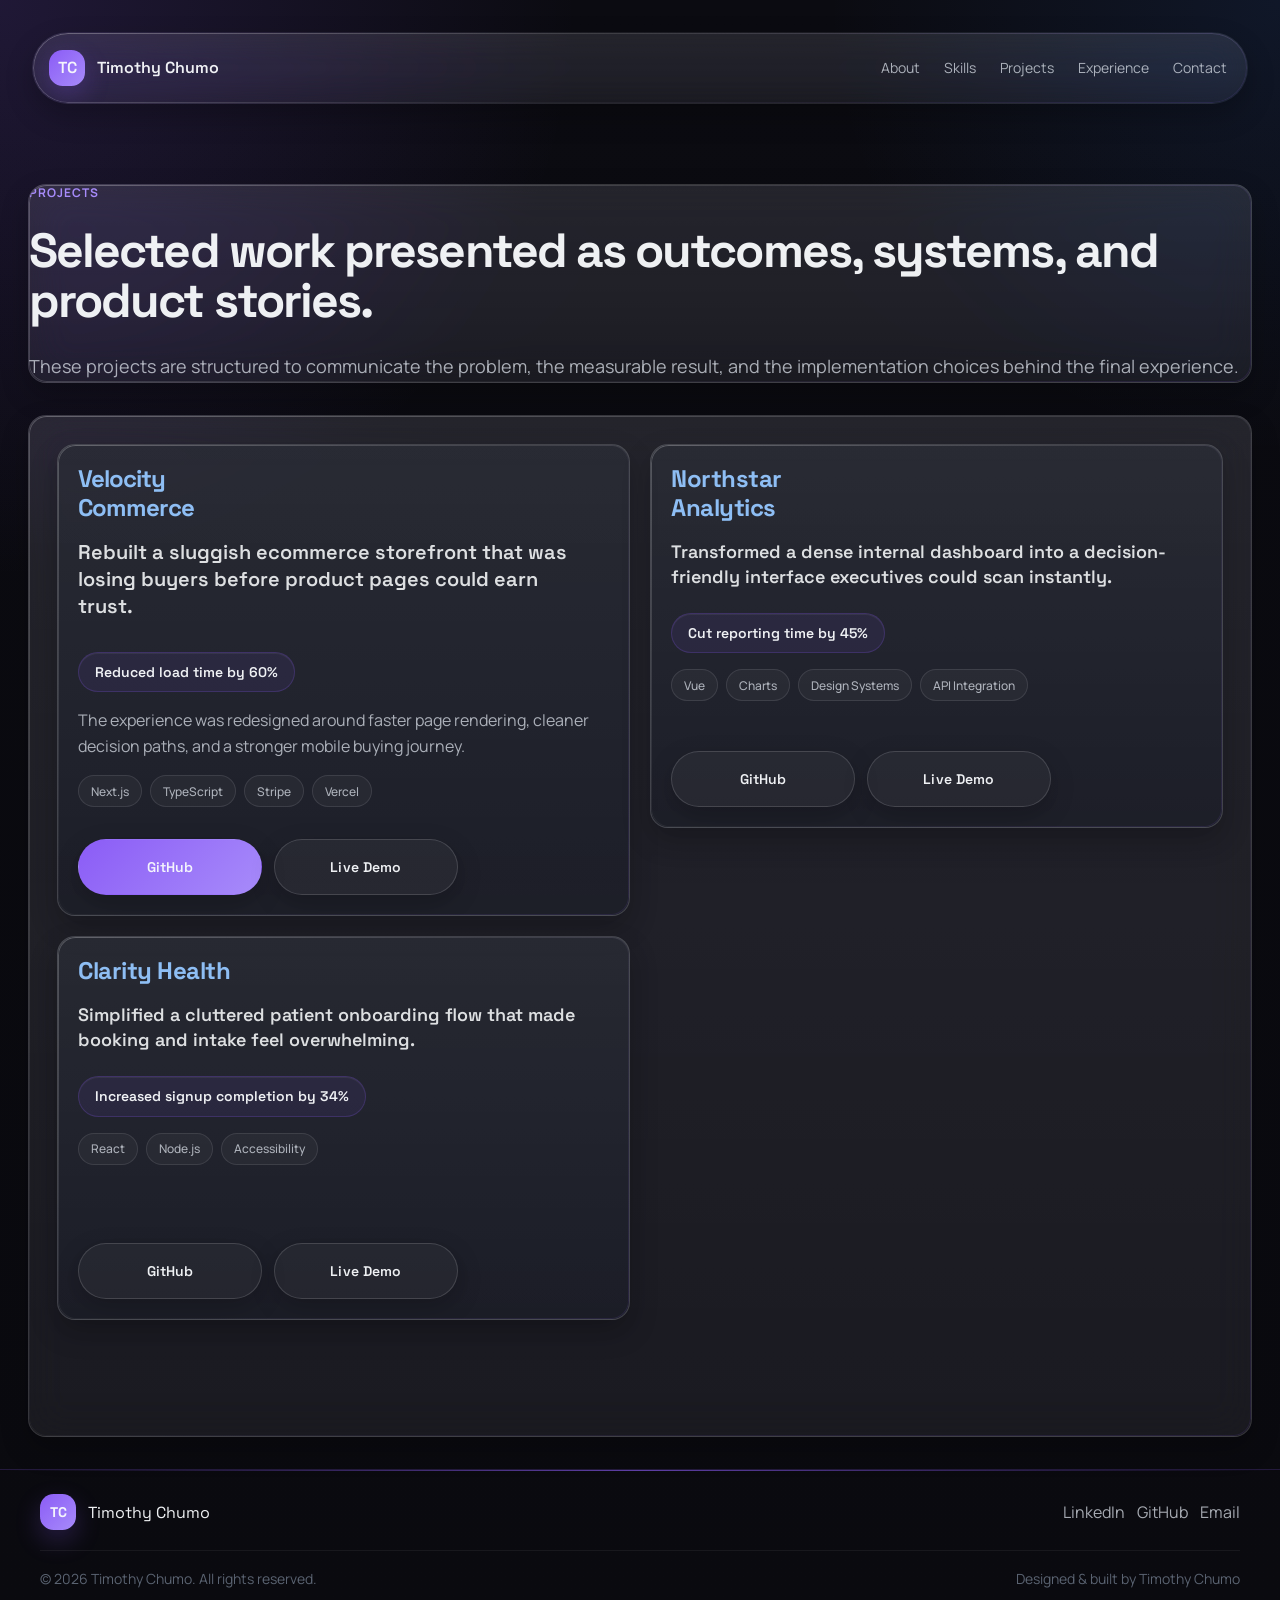
<file: projects.html>
<!DOCTYPE html>
<html lang="en">
  <head>
    <meta charset="UTF-8" />
    <meta name="viewport" content="width=device-width, initial-scale=1.0" />
    <title>Projects | Timothy Chumo</title>
    <meta
      name="description"
      content="Browse Timothy Chumo's featured frontend projects and case-study style portfolio work."
    />
    <meta property="og:title" content="Projects | Timothy Chumo" />
    <meta
      property="og:description"
      content="A curated set of projects with outcomes, tech stacks, and editorial presentation."
    />
    <meta property="og:type" content="website" />
    <meta property="og:url" content="https://timothychumo.dev/projects.html" />
    <meta property="og:image" content="assets/Tim.jpeg" />
    <meta name="theme-color" content="#0a0a0f" />
    <link
      rel="icon"
      href="data:image/svg+xml,%3Csvg xmlns='http://www.w3.org/2000/svg' viewBox='0 0 64 64'%3E%3Crect width='64' height='64' rx='18' fill='%230a0a0f'/%3E%3Cpath d='M18 22h28v6H35v24h-8V28H18z' fill='%23a78bfa'/%3E%3C/svg%3E"
    />
    <link rel="preconnect" href="https://fonts.googleapis.com" />
    <link rel="preconnect" href="https://fonts.gstatic.com" crossorigin />
    <link
      href="https://fonts.googleapis.com/css2?family=Space+Grotesk:wght@400;500;700&family=Manrope:wght@400;500;600;700;800&display=swap"
      rel="stylesheet"
    />
    <link rel="stylesheet" href="css/styles.css" />
  </head>
  <body>
    <div class="site-loader" aria-hidden="true"><div class="site-loader__mark">TC</div></div>
    <div class="custom-cursor" aria-hidden="true"></div>
    <div class="custom-cursor-ring" aria-hidden="true"></div>

    <nav class="site-nav">
      <div class="site-nav__inner glass-panel glass-panel--soft">
        <a class="site-nav__brand" href="index.html">
          <span class="site-nav__mark">TC</span>
          <span>Timothy Chumo</span>
        </a>
        <div class="site-nav__links">
          <a class="site-nav__link" href="about.html">About</a>
          <a class="site-nav__link" href="skills.html">Skills</a>
          <a class="site-nav__link" href="projects.html">Projects</a>
          <a class="site-nav__link" href="experience.html">Experience</a>
          <a class="site-nav__link" href="contact.html">Contact</a>
        </div>
      </div>
    </nav>

    <main>
      <section class="page-shell">
        <div class="page-stack">
          <div class="page-intro glass-panel glass-panel--soft reveal" style="--reveal-delay: 40ms;">
            <p class="eyebrow">Projects</p>
            <h1 class="display-lg">Selected work presented as outcomes, systems, and product stories.</h1>
            <p class="body-lg">These projects are structured to communicate the problem, the measurable result, and the implementation choices behind the final experience.</p>
          </div>

          <div class="section-panel glass-panel glass-panel--soft">
            <div class="projects-layout">
              <div class="projects-column">
                <div class="project-card-wrap reveal" style="--reveal-delay: 120ms;">
                  <article class="project-card project-card--feature glass-panel js-project-card">
                    <div class="stack-4">
                      <h2 class="display-lg project-card__title">Velocity Commerce</h2>
                      <p class="heading-md project-card__problem">Rebuilt a sluggish ecommerce storefront that was losing buyers before product pages could earn trust.</p>
                    </div>
                    <div class="stack-4" style="margin-top: var(--space-8);">
                      <div class="project-card__metric"><strong>Reduced load time by 60%</strong></div>
                      <p class="body-md">The experience was redesigned around faster page rendering, cleaner decision paths, and a stronger mobile buying journey.</p>
                      <div class="tag-list"><span class="tag">Next.js</span><span class="tag">TypeScript</span><span class="tag">Stripe</span><span class="tag">Vercel</span></div>
                    </div>
                    <div class="project-actions flow-cluster">
                      <a class="button button--primary" href="https://github.com" target="_blank" rel="noreferrer">GitHub</a>
                      <a class="button button--ghost" href="#">Live Demo</a>
                    </div>
                  </article>
                </div>

                <div class="project-card-wrap reveal" style="--reveal-delay: 280ms;">
                  <article class="project-card project-card--compact glass-panel js-project-card">
                    <div class="stack-4">
                      <h2 class="display-md project-card__title">Clarity Health</h2>
                      <p class="heading-sm project-card__problem">Simplified a cluttered patient onboarding flow that made booking and intake feel overwhelming.</p>
                    </div>
                    <div class="stack-4" style="margin-top: var(--space-6);">
                      <div class="project-card__metric"><strong>Increased signup completion by 34%</strong></div>
                      <div class="tag-list"><span class="tag">React</span><span class="tag">Node.js</span><span class="tag">Accessibility</span></div>
                    </div>
                    <div class="project-actions flow-cluster">
                      <a class="button button--secondary" href="https://github.com" target="_blank" rel="noreferrer">GitHub</a>
                      <a class="button button--ghost" href="#">Live Demo</a>
                    </div>
                  </article>
                </div>
              </div>

              <div class="projects-column projects-column--offset">
                <div class="project-card-wrap reveal" style="--reveal-delay: 200ms;">
                  <article class="project-card project-card--compact glass-panel js-project-card">
                    <div class="stack-4">
                      <h2 class="display-md project-card__title">Northstar Analytics</h2>
                      <p class="heading-sm project-card__problem">Transformed a dense internal dashboard into a decision-friendly interface executives could scan instantly.</p>
                    </div>
                    <div class="stack-4" style="margin-top: var(--space-6);">
                      <div class="project-card__metric"><strong>Cut reporting time by 45%</strong></div>
                      <div class="tag-list"><span class="tag">Vue</span><span class="tag">Charts</span><span class="tag">Design Systems</span><span class="tag">API Integration</span></div>
                    </div>
                    <div class="project-actions flow-cluster">
                      <a class="button button--secondary" href="https://github.com" target="_blank" rel="noreferrer">GitHub</a>
                      <a class="button button--ghost" href="#">Live Demo</a>
                    </div>
                  </article>
                </div>
              </div>
            </div>
          </div>
        </div>
      </section>

      <footer class="footer">
        <div class="footer__inner">
          <div class="footer__top">
            <div class="footer-brand"><span class="footer-brand__mark"><span>TC</span></span><span>Timothy Chumo</span></div>
            <div class="footer-links">
              <a class="footer-link" href="https://www.linkedin.com" target="_blank" rel="noreferrer">LinkedIn</a>
              <a class="footer-link" href="https://github.com" target="_blank" rel="noreferrer">GitHub</a>
              <a class="footer-link" href="mailto:timothychumo6@gmail.com">Email</a>
            </div>
          </div>
          <div class="footer__bottom">
            <p class="body-sm">© 2026 Timothy Chumo. All rights reserved.</p>
            <p class="body-sm">Designed & built by Timothy Chumo</p>
          </div>
        </div>
      </footer>
    </main>

    <script src="js/script.js"></script>
  </body>
</html>
</file>
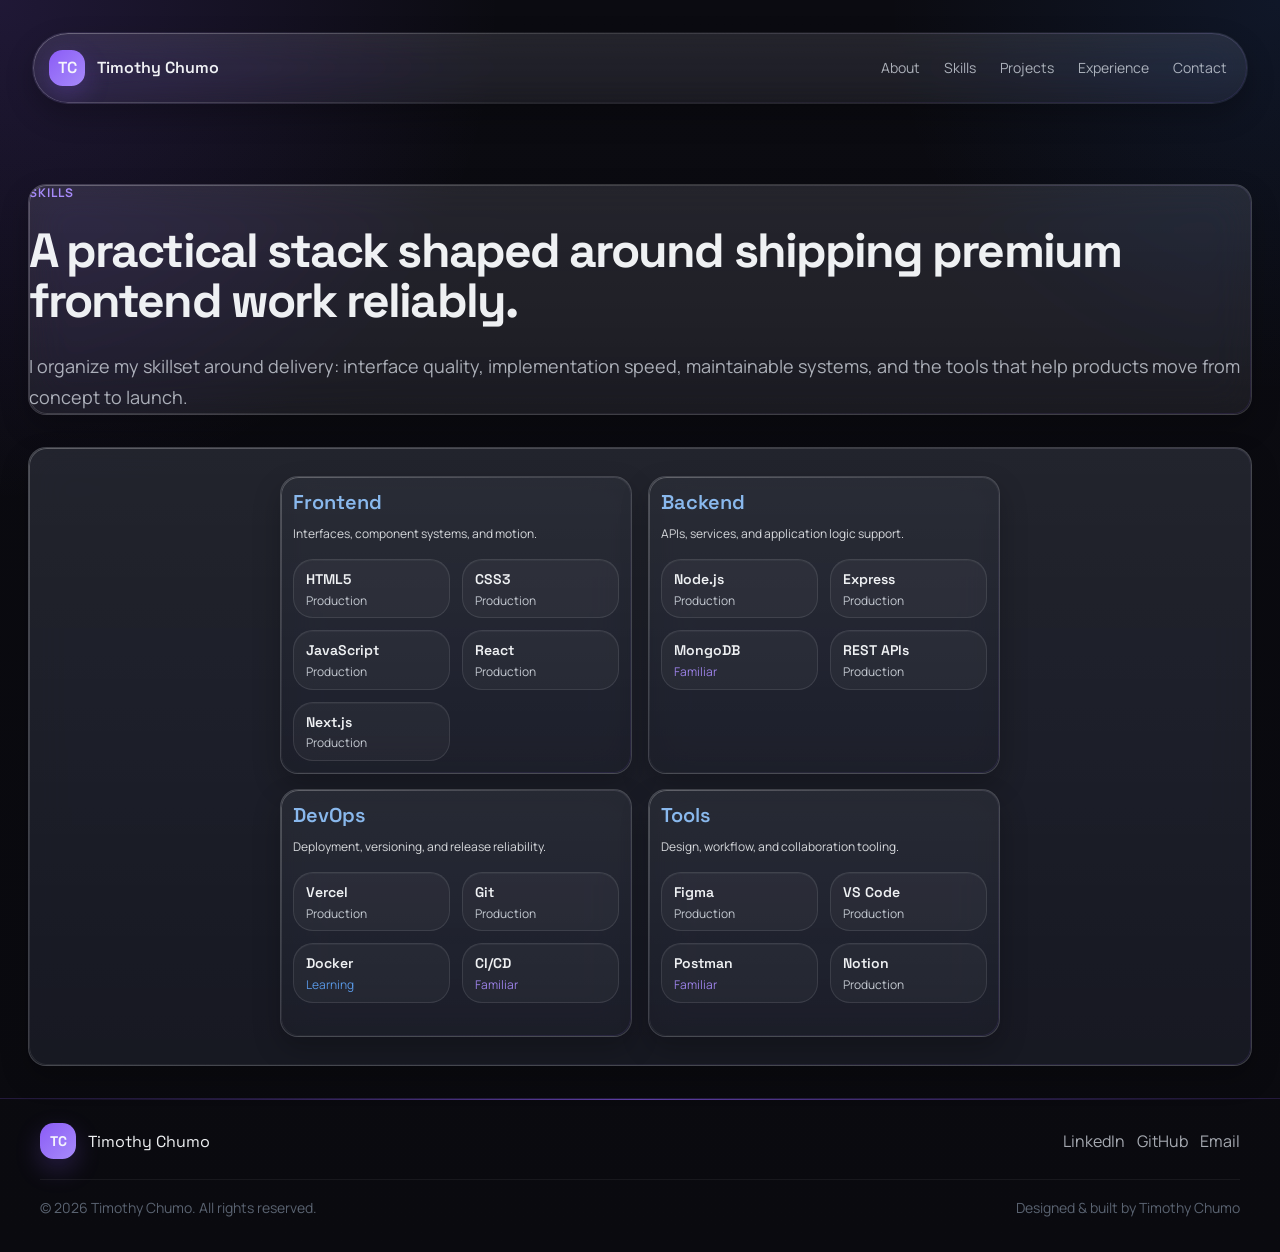
<file: skills.html>
<!DOCTYPE html>
<html lang="en">
  <head>
    <meta charset="UTF-8" />
    <meta name="viewport" content="width=device-width, initial-scale=1.0" />
    <title>Skills | Timothy Chumo</title>
    <meta
      name="description"
      content="Explore Timothy Chumo's frontend, backend, DevOps, and tooling skillset across production-ready technologies and growing areas of focus."
    />
    <meta property="og:title" content="Skills | Timothy Chumo" />
    <meta
      property="og:description"
      content="Technical skills, tools, and technologies used by Timothy Chumo to build premium product experiences."
    />
    <meta property="og:type" content="website" />
    <meta property="og:url" content="https://timothychumo.dev/skills.html" />
    <meta property="og:image" content="assets/Tim.jpeg" />
    <meta name="theme-color" content="#0a0a0f" />
    <link
      rel="icon"
      href="data:image/svg+xml,%3Csvg xmlns='http://www.w3.org/2000/svg' viewBox='0 0 64 64'%3E%3Crect width='64' height='64' rx='18' fill='%230a0a0f'/%3E%3Cpath d='M18 22h28v6H35v24h-8V28H18z' fill='%23a78bfa'/%3E%3C/svg%3E"
    />
    <link rel="preconnect" href="https://fonts.googleapis.com" />
    <link rel="preconnect" href="https://fonts.gstatic.com" crossorigin />
    <link
      href="https://fonts.googleapis.com/css2?family=Space+Grotesk:wght@400;500;700&family=Manrope:wght@400;500;600;700;800&display=swap"
      rel="stylesheet"
    />
    <link rel="stylesheet" href="css/styles.css" />
  </head>
  <body>
    <div class="site-loader" aria-hidden="true"><div class="site-loader__mark">TC</div></div>
    <div class="custom-cursor" aria-hidden="true"></div>
    <div class="custom-cursor-ring" aria-hidden="true"></div>

    <nav class="site-nav">
      <div class="site-nav__inner glass-panel glass-panel--soft">
        <a class="site-nav__brand" href="index.html">
          <span class="site-nav__mark">TC</span>
          <span>Timothy Chumo</span>
        </a>
        <div class="site-nav__links">
          <a class="site-nav__link" href="about.html">About</a>
          <a class="site-nav__link" href="skills.html">Skills</a>
          <a class="site-nav__link" href="projects.html">Projects</a>
          <a class="site-nav__link" href="experience.html">Experience</a>
          <a class="site-nav__link" href="contact.html">Contact</a>
        </div>
      </div>
    </nav>

    <main>
      <section class="page-shell">
        <div class="page-stack">
          <div class="page-intro glass-panel glass-panel--soft reveal" style="--reveal-delay: 40ms;">
            <p class="eyebrow">Skills</p>
            <h1 class="display-lg">A practical stack shaped around shipping premium frontend work reliably.</h1>
            <p class="body-lg">I organize my skillset around delivery: interface quality, implementation speed, maintainable systems, and the tools that help products move from concept to launch.</p>
          </div>

          <div class="section-panel glass-panel">
            <div class="skills-grid">
              <article class="skill-group glass-panel reveal" style="--reveal-delay: 120ms;">
                <div class="skill-group-header stack-2">
                  <p class="heading-md">Frontend</p>
                  <p class="caption">Interfaces, component systems, and motion.</p>
                </div>
                <div class="skill-chip-list">
                  <div class="skill-chip"><span class="skill-meta"><span class="skill-name">HTML5</span><span class="skill-tier skill-tier--production">Production</span></span></div>
                  <div class="skill-chip"><span class="skill-meta"><span class="skill-name">CSS3</span><span class="skill-tier skill-tier--production">Production</span></span></div>
                  <div class="skill-chip"><span class="skill-meta"><span class="skill-name">JavaScript</span><span class="skill-tier skill-tier--production">Production</span></span></div>
                  <div class="skill-chip"><span class="skill-meta"><span class="skill-name">React</span><span class="skill-tier skill-tier--production">Production</span></span></div>
                  <div class="skill-chip"><span class="skill-meta"><span class="skill-name">Next.js</span><span class="skill-tier skill-tier--production">Production</span></span></div>
                </div>
              </article>

              <article class="skill-group glass-panel reveal" style="--reveal-delay: 200ms;">
                <div class="skill-group-header stack-2">
                  <p class="heading-md">Backend</p>
                  <p class="caption">APIs, services, and application logic support.</p>
                </div>
                <div class="skill-chip-list">
                  <div class="skill-chip"><span class="skill-meta"><span class="skill-name">Node.js</span><span class="skill-tier skill-tier--production">Production</span></span></div>
                  <div class="skill-chip"><span class="skill-meta"><span class="skill-name">Express</span><span class="skill-tier skill-tier--production">Production</span></span></div>
                  <div class="skill-chip"><span class="skill-meta"><span class="skill-name">MongoDB</span><span class="skill-tier skill-tier--familiar">Familiar</span></span></div>
                  <div class="skill-chip"><span class="skill-meta"><span class="skill-name">REST APIs</span><span class="skill-tier skill-tier--production">Production</span></span></div>
                </div>
              </article>

              <article class="skill-group glass-panel reveal" style="--reveal-delay: 280ms;">
                <div class="skill-group-header stack-2">
                  <p class="heading-md">DevOps</p>
                  <p class="caption">Deployment, versioning, and release reliability.</p>
                </div>
                <div class="skill-chip-list">
                  <div class="skill-chip"><span class="skill-meta"><span class="skill-name">Vercel</span><span class="skill-tier skill-tier--production">Production</span></span></div>
                  <div class="skill-chip"><span class="skill-meta"><span class="skill-name">Git</span><span class="skill-tier skill-tier--production">Production</span></span></div>
                  <div class="skill-chip"><span class="skill-meta"><span class="skill-name">Docker</span><span class="skill-tier skill-tier--learning">Learning</span></span></div>
                  <div class="skill-chip"><span class="skill-meta"><span class="skill-name">CI/CD</span><span class="skill-tier skill-tier--familiar">Familiar</span></span></div>
                </div>
              </article>

              <article class="skill-group glass-panel reveal" style="--reveal-delay: 360ms;">
                <div class="skill-group-header stack-2">
                  <p class="heading-md">Tools</p>
                  <p class="caption">Design, workflow, and collaboration tooling.</p>
                </div>
                <div class="skill-chip-list">
                  <div class="skill-chip"><span class="skill-meta"><span class="skill-name">Figma</span><span class="skill-tier skill-tier--production">Production</span></span></div>
                  <div class="skill-chip"><span class="skill-meta"><span class="skill-name">VS Code</span><span class="skill-tier skill-tier--production">Production</span></span></div>
                  <div class="skill-chip"><span class="skill-meta"><span class="skill-name">Postman</span><span class="skill-tier skill-tier--familiar">Familiar</span></span></div>
                  <div class="skill-chip"><span class="skill-meta"><span class="skill-name">Notion</span><span class="skill-tier skill-tier--production">Production</span></span></div>
                </div>
              </article>
            </div>
          </div>
        </div>
      </section>

      <footer class="footer">
        <div class="footer__inner">
          <div class="footer__top">
            <div class="footer-brand"><span class="footer-brand__mark"><span>TC</span></span><span>Timothy Chumo</span></div>
            <div class="footer-links">
              <a class="footer-link" href="https://www.linkedin.com" target="_blank" rel="noreferrer">LinkedIn</a>
              <a class="footer-link" href="https://github.com" target="_blank" rel="noreferrer">GitHub</a>
              <a class="footer-link" href="mailto:timothychumo6@gmail.com">Email</a>
            </div>
          </div>
          <div class="footer__bottom">
            <p class="body-sm">© 2026 Timothy Chumo. All rights reserved.</p>
            <p class="body-sm">Designed & built by Timothy Chumo</p>
          </div>
        </div>
      </footer>
    </main>

    <script src="js/script.js"></script>
  </body>
</html>
</file>
<file: css/styles.css>
:root {
  --color-bg: #0a0a0f;
  --color-bg-elevated: #0f1118;
  --color-surface: rgba(19, 22, 33, 0.72);
  --color-surface-strong: rgba(24, 28, 41, 0.88);
  --color-surface-soft: rgba(255, 255, 255, 0.04);
  --color-border: rgba(255, 255, 255, 0.08);
  --color-border-luminous: rgba(255, 255, 255, 0.16);
  --color-accent: #8b5cf6;
  --color-accent-soft: rgba(139, 92, 246, 0.18);
  --color-accent-strong: #a78bfa;
  --color-text-primary: rgba(248, 250, 252, 0.96);
  --color-text-secondary: rgba(226, 232, 240, 0.72);
  --color-text-muted: rgba(148, 163, 184, 0.58);
  --color-text-inverse: #0a0a0f;
  --color-success: #34d399;
  --color-warning: #f59e0b;
  --color-danger: #fb7185;

  --font-display: 'Space Grotesk', sans-serif;
  --font-body: 'Manrope', sans-serif;

  --font-size-2xs: 0.6875rem;
  --font-size-xs: 0.75rem;
  --font-size-sm: 0.875rem;
  --font-size-md: 1rem;
  --font-size-lg: 1.125rem;
  --font-size-xl: 1.25rem;
  --font-size-2xl: 1.5rem;
  --font-size-3xl: 1.875rem;
  --font-size-4xl: 2.25rem;
  --font-size-5xl: 3rem;
  --font-size-6xl: 3.75rem;

  --line-height-tight: 1.05;
  --line-height-snug: 1.2;
  --line-height-normal: 1.6;
  --line-height-relaxed: 1.75;

  --font-weight-regular: 400;
  --font-weight-medium: 500;
  --font-weight-semibold: 600;
  --font-weight-bold: 700;
  --font-weight-extrabold: 800;

  --tracking-tight: -0.04em;
  --tracking-snug: -0.02em;
  --tracking-normal: 0;
  --tracking-wide: 0.08em;

  --space-1: 0.25rem;
  --space-2: 0.5rem;
  --space-3: 0.75rem;
  --space-4: 1rem;
  --space-5: 1.25rem;
  --space-6: 1.5rem;
  --space-8: 2rem;
  --space-10: 2.5rem;
  --space-12: 3rem;
  --space-16: 4rem;
  --space-20: 5rem;
  --space-24: 6rem;
  --space-32: 8rem;

  --radius-sm: 0.75rem;
  --radius-md: 1rem;
  --radius-lg: 1.5rem;
  --radius-xl: 2rem;
  --radius-pill: 999px;

  --shadow-xs: 0 1px 2px rgba(0, 0, 0, 0.18);
  --shadow-sm: 0 8px 24px rgba(0, 0, 0, 0.22);
  --shadow-md: 0 20px 48px rgba(0, 0, 0, 0.3);
  --shadow-lg: 0 32px 80px rgba(0, 0, 0, 0.42);
  --shadow-glow: 0 0 0 1px rgba(255, 255, 255, 0.04), 0 0 32px rgba(139, 92, 246, 0.12);
  --shadow-glass: inset 0 1px 0 rgba(255, 255, 255, 0.1), 0 18px 45px rgba(0, 0, 0, 0.34), 0 6px 18px rgba(10, 10, 15, 0.24);

  --blur-glass: 20px;
  --max-width-content: 72rem;

  --transition-fast: 160ms ease;
  --transition-base: 240ms ease;
  --transition-slow: 360ms ease;
}

*,
*::before,
*::after {
  box-sizing: border-box;
}

html {
  color-scheme: dark;
  scroll-behavior: smooth;
  overflow-x: hidden;
}

body {
  margin: 0;
  min-height: 100vh;
  background:
    radial-gradient(circle at top left, rgba(139, 92, 246, 0.16), transparent 28%),
    radial-gradient(circle at top right, rgba(59, 130, 246, 0.1), transparent 22%),
    linear-gradient(180deg, #0b0b11 0%, var(--color-bg) 100%);
  color: var(--color-text-primary);
  font-family: var(--font-body);
  font-size: var(--font-size-md);
  line-height: var(--line-height-normal);
  text-rendering: optimizeLegibility;
  -webkit-font-smoothing: antialiased;
  -moz-osx-font-smoothing: grayscale;
  overflow-x: hidden;
  opacity: 0;
  transition: opacity 520ms ease;
  cursor: none;
}

body.is-loaded {
  opacity: 1;
}

img,
picture,
video,
canvas,
svg {
  display: block;
  max-width: 100%;
}

input,
button,
textarea,
select {
  font: inherit;
}

a {
  color: inherit;
  text-decoration: none;
}

button,
a,
[role='button'] {
  cursor: none;
}

:focus-visible {
  outline: 2px solid var(--color-accent);
  outline-offset: 3px;
}

::selection {
  background: rgba(139, 92, 246, 0.35);
  color: var(--color-text-primary);
}

.display-xl,
.display-lg,
.display-md,
.heading-xl,
.heading-lg,
.heading-md,
.heading-sm {
  margin: 0;
  font-family: var(--font-display);
  color: var(--color-text-primary);
}

.display-xl {
  font-size: clamp(var(--font-size-5xl), 6vw, var(--font-size-6xl));
  line-height: var(--line-height-tight);
  letter-spacing: var(--tracking-tight);
  font-weight: var(--font-weight-bold);
}

.display-lg {
  font-size: clamp(var(--font-size-4xl), 5vw, var(--font-size-5xl));
  line-height: var(--line-height-tight);
  letter-spacing: var(--tracking-tight);
  font-weight: var(--font-weight-bold);
}

.display-md {
  font-size: clamp(var(--font-size-3xl), 4vw, var(--font-size-4xl));
  line-height: var(--line-height-snug);
  letter-spacing: var(--tracking-snug);
  font-weight: var(--font-weight-bold);
}

.heading-xl {
  font-size: var(--font-size-3xl);
  line-height: var(--line-height-snug);
  letter-spacing: var(--tracking-snug);
  font-weight: var(--font-weight-semibold);
}

.heading-lg {
  font-size: var(--font-size-2xl);
  line-height: var(--line-height-snug);
  letter-spacing: var(--tracking-snug);
  font-weight: var(--font-weight-semibold);
}

.heading-md {
  font-size: var(--font-size-xl);
  line-height: 1.35;
  font-weight: var(--font-weight-semibold);
}

.heading-sm {
  font-size: var(--font-size-lg);
  line-height: 1.4;
  font-weight: var(--font-weight-semibold);
}

.body-lg,
.body-md,
.body-sm,
.caption,
.eyebrow {
  margin: 0;
  font-family: var(--font-body);
}

.body-lg {
  font-size: var(--font-size-lg);
  line-height: var(--line-height-relaxed);
  color: var(--color-text-secondary);
}

.body-md {
  font-size: var(--font-size-md);
  line-height: var(--line-height-normal);
  color: var(--color-text-secondary);
}

.body-sm {
  font-size: var(--font-size-sm);
  line-height: 1.7;
  color: var(--color-text-muted);
}

.caption {
  font-size: var(--font-size-xs);
  line-height: 1.6;
  color: var(--color-text-muted);
}

.eyebrow {
  font-size: var(--font-size-xs);
  line-height: 1.4;
  letter-spacing: var(--tracking-wide);
  text-transform: uppercase;
  color: var(--color-accent-strong);
  font-weight: var(--font-weight-bold);
}

.glass-panel {
  position: relative;
  background: linear-gradient(180deg, rgba(255, 255, 255, 0.08), rgba(255, 255, 255, 0.03));
  background-color: var(--color-surface);
  border: 1px solid var(--color-border-luminous);
  border-radius: 1.125rem;
  box-shadow: inset 0 1px 0 rgba(255, 255, 255, 0.08), 0 12px 28px rgba(0, 0, 0, 0.24);
  backdrop-filter: blur(var(--blur-glass)) saturate(160%);
  -webkit-backdrop-filter: blur(var(--blur-glass)) saturate(160%);
  overflow: hidden;
}

.glass-panel::before {
  content: '';
  position: absolute;
  inset: 0;
  border-radius: inherit;
  padding: 1px;
  background: linear-gradient(135deg, rgba(255, 255, 255, 0.22), rgba(255, 255, 255, 0.04) 45%, rgba(139, 92, 246, 0.12));
  -webkit-mask: linear-gradient(#fff 0 0) content-box, linear-gradient(#fff 0 0);
  -webkit-mask-composite: xor;
  mask: linear-gradient(#fff 0 0) content-box, linear-gradient(#fff 0 0);
  mask-composite: exclude;
  pointer-events: none;
}

.glass-panel > * {
  position: relative;
  z-index: 1;
  min-width: 0;
}

.glass-panel--soft {
  background-color: rgba(255, 255, 255, 0.035);
  border-color: rgba(255, 255, 255, 0.12);
}

.site-loader {
  position: fixed;
  inset: 0;
  display: grid;
  place-items: center;
  background:
    radial-gradient(circle at top, rgba(139, 92, 246, 0.16), transparent 28%),
    rgba(10, 10, 15, 0.94);
  z-index: 200;
  transition: opacity 420ms ease, visibility 420ms ease;
}

.site-loader.is-hidden {
  opacity: 0;
  visibility: hidden;
  pointer-events: none;
}

.site-loader__mark {
  width: 4rem;
  height: 4rem;
  border-radius: 1.25rem;
  display: inline-flex;
  align-items: center;
  justify-content: center;
  font-family: var(--font-display);
  font-size: var(--font-size-xl);
  font-weight: var(--font-weight-bold);
  color: var(--color-text-primary);
  background: linear-gradient(135deg, rgba(139, 92, 246, 0.92), rgba(167, 139, 250, 0.88));
  box-shadow: 0 0 0 1px rgba(255, 255, 255, 0.08), 0 24px 60px rgba(139, 92, 246, 0.24);
  animation: loaderPulse 1.6s ease-in-out infinite;
  will-change: transform, box-shadow;
}

.custom-cursor,
.custom-cursor-ring {
  position: fixed;
  top: 0;
  left: 0;
  pointer-events: none;
  border-radius: 50%;
  z-index: 150;
  opacity: 0;
  transition: opacity 200ms ease, transform 180ms ease;
  mix-blend-mode: screen;
}

.custom-cursor {
  width: 0.42rem;
  height: 0.42rem;
  background: var(--color-accent-strong);
  box-shadow: 0 0 0.75rem var(--color-accent-soft);
}

.custom-cursor-ring {
  width: 2.4rem;
  height: 2.4rem;
  border: 1px solid rgba(167, 139, 250, 0.34);
  background: rgba(139, 92, 246, 0.04);
  box-shadow: 0 0 0 rgba(0, 0, 0, 0);
}

.custom-cursor.is-active,
.custom-cursor-ring.is-active {
  opacity: 1;
}

.custom-cursor-ring.is-hovering {
  border-color: var(--color-accent-strong);
  background: color-mix(in srgb, var(--color-accent-soft) 38%, transparent);
  box-shadow: var(--shadow-glow);
}

.site-nav {
  position: sticky;
  top: var(--space-4);
  z-index: 120;
  padding: var(--space-4) clamp(var(--space-4), 5vw, var(--space-8)) 0;
}

.site-nav__inner {
  width: min(100%, 78rem);
  margin: 0 auto;
  min-height: 4.5rem;
  padding: 0 var(--space-4);
  display: flex;
  align-items: center;
  justify-content: space-between;
  gap: var(--space-4);
  border-radius: var(--radius-pill);
  border: 1px solid transparent;
  transition:
    background-color var(--transition-base),
    backdrop-filter var(--transition-base),
    border-color var(--transition-base),
    box-shadow var(--transition-base),
    transform var(--transition-base);
}

.site-nav.is-scrolled .site-nav__inner {
  background: rgba(15, 17, 24, 0.68);
  border-color: rgba(255, 255, 255, 0.1);
  box-shadow: var(--shadow-sm), 0 0 0 1px rgba(255, 255, 255, 0.03);
  backdrop-filter: blur(calc(var(--blur-glass) * 0.9)) saturate(155%);
  -webkit-backdrop-filter: blur(calc(var(--blur-glass) * 0.9)) saturate(155%);
}

.site-nav__brand {
  display: inline-flex;
  align-items: center;
  gap: var(--space-3);
  font-family: var(--font-display);
  color: var(--color-text-primary);
  font-weight: var(--font-weight-semibold);
}

.site-nav__mark,
.footer-brand__mark {
  width: 2.25rem;
  height: 2.25rem;
  border-radius: 0.85rem;
  display: inline-flex;
  align-items: center;
  justify-content: center;
  background: linear-gradient(135deg, var(--color-accent), var(--color-accent-strong));
  box-shadow: 0 10px 26px rgba(139, 92, 246, 0.24);
}

.site-nav__links {
  display: flex;
  flex-wrap: wrap;
  align-items: center;
  gap: var(--space-4);
}

.site-nav__link {
  position: relative;
  display: inline-flex;
  align-items: center;
  min-height: 2.5rem;
  padding: var(--space-2) var(--space-1);
  font-size: var(--font-size-sm);
  color: var(--color-text-secondary);
  transition: color var(--transition-fast);
  overflow: hidden;
}

.site-nav__link::after {
  content: '';
  position: absolute;
  left: var(--space-1);
  right: var(--space-1);
  bottom: 0.2rem;
  height: 2px;
  border-radius: 999px;
  background: linear-gradient(90deg, var(--color-accent), var(--color-accent-strong));
  transform: scaleX(0);
  transform-origin: center;
  transition: transform var(--transition-base), opacity var(--transition-base);
  opacity: 0;
}

.site-nav__link:hover,
.site-nav__link.is-active {
  color: var(--color-text-primary);
}

.site-nav__link:hover::after,
.site-nav__link.is-active::after {
  transform: scaleX(1);
  opacity: 1;
}

.site-nav__bar {
  display: flex;
  align-items: center;
}

.site-nav__toggle {
  display: none;
  flex-direction: column;
  justify-content: center;
  align-items: center;
  gap: 5px;
  width: 2.75rem;
  height: 2.75rem;
  background: rgba(255, 255, 255, 0.04);
  border: 1px solid rgba(255, 255, 255, 0.1);
  border-radius: var(--radius-sm);
  cursor: pointer;
  padding: 0;
  flex-shrink: 0;
  transition: background var(--transition-fast), border-color var(--transition-fast);
}

.site-nav__toggle:hover {
  background: rgba(255, 255, 255, 0.08);
  border-color: rgba(255, 255, 255, 0.22);
}

.site-nav__toggle-bar {
  display: block;
  width: 1.25rem;
  height: 2px;
  background: var(--color-text-primary);
  border-radius: 2px;
  transition: transform var(--transition-base), opacity var(--transition-base);
}

.site-nav__toggle[aria-expanded="true"] .site-nav__toggle-bar:nth-child(1) {
  transform: translateY(7px) rotate(45deg);
}

.site-nav__toggle[aria-expanded="true"] .site-nav__toggle-bar:nth-child(2) {
  opacity: 0;
  transform: scaleX(0);
}

.site-nav__toggle[aria-expanded="true"] .site-nav__toggle-bar:nth-child(3) {
  transform: translateY(-7px) rotate(-45deg);
}

main {
  position: relative;
  isolation: isolate;
  overflow-x: clip;
}

.section-shell {
  padding: 0 var(--space-8) var(--space-8);
}

.section-panel,
.page-shell {
  width: min(100%, 78rem);
  margin: 0 auto;
  padding: clamp(var(--space-5), 2.4vw, var(--space-7, 1.75rem));
  min-width: 0;
}

.page-shell {
  padding-top: var(--space-24);
  padding-bottom: var(--space-8);
}

.page-stack {
  display: grid;
  gap: var(--space-8);
}

.section-heading {
  margin-bottom: var(--space-8);
}

.section-heading .body-md {
  max-width: 42rem;
}

#work .section-heading .display-md {
  font-size: clamp(var(--font-size-2xl), 3vw, var(--font-size-3xl));
  line-height: var(--line-height-snug);
}

#skills .section-panel {
  width: min(100%, 64rem);
  padding-inline: clamp(var(--space-4), 1.6vw, var(--space-5));
}

#skills .section-heading {
  margin-bottom: var(--space-6);
}

#skills .section-heading .eyebrow {
  font-size: clamp(var(--font-size-sm), 1.4vw, var(--font-size-md));
  letter-spacing: 0.12em;
  color: var(--color-accent-strong);
  text-shadow: 0 0 1rem var(--color-accent-soft);
  animation: skillsHeaderFloat 4.8s ease-in-out infinite;
}

.section-heading,
.page-intro,
.about-copy,
.skill-group,
.project-card,
.stat-card,
.contact-sidecard,
.timeline-card {
  min-width: 0;
}

.stack-1 > * + * { margin-top: var(--space-1); }
.stack-2 > * + * { margin-top: var(--space-2); }
.stack-3 > * + * { margin-top: var(--space-3); }
.stack-4 > * + * { margin-top: var(--space-4); }
.stack-6 > * + * { margin-top: var(--space-6); }
.stack-8 > * + * { margin-top: var(--space-8); }

.flow-cluster {
  display: flex;
  flex-wrap: wrap;
  gap: var(--space-3);
}

.pill {
  display: inline-flex;
  align-items: center;
  gap: var(--space-2);
  min-height: 2.5rem;
  padding-inline: var(--space-4);
  border-radius: var(--radius-pill);
  border: 1px solid rgba(255, 255, 255, 0.12);
  background: rgba(255, 255, 255, 0.05);
  color: var(--color-text-secondary);
}

.button {
  position: relative;
  display: inline-flex;
  align-items: center;
  justify-content: center;
  gap: var(--space-2);
  min-width: 11.5rem;
  min-height: 3.5rem;
  padding: 0 var(--space-6);
  border-radius: var(--radius-pill);
  border: 1px solid transparent;
  font-family: var(--font-display);
  font-size: var(--font-size-sm);
  font-weight: var(--font-weight-semibold);
  letter-spacing: 0.01em;
  transition:
    transform var(--transition-base),
    box-shadow var(--transition-base),
    border-color var(--transition-base),
    background-color var(--transition-base),
    filter var(--transition-base);
  will-change: transform;
}

.button--primary {
  color: var(--color-text-primary);
  background: linear-gradient(135deg, var(--color-accent), var(--color-accent-strong));
  box-shadow: var(--shadow-glow), inset 0 1px 0 rgba(255, 255, 255, 0.16);
}

.button--secondary,
.button--ghost {
  color: var(--color-text-primary);
  background: rgba(255, 255, 255, 0.04);
  border-color: rgba(255, 255, 255, 0.14);
  box-shadow: var(--shadow-sm);
}

.button:hover {
  box-shadow: var(--shadow-md), var(--shadow-glow);
  filter: brightness(1.04);
}

.button:active,
.button:focus-visible {
  box-shadow: var(--shadow-lg), var(--shadow-glow);
}

.hero-shell {
  position: relative;
  min-height: 100vh;
  padding: var(--space-6) var(--space-8) var(--space-8);
  display: flex;
  align-items: stretch;
}

.hero-shell::before {
  content: '';
  position: absolute;
  inset: 0;
  background:
    radial-gradient(circle at 18% 18%, rgba(139, 92, 246, 0.22), transparent 24%),
    radial-gradient(circle at 82% 24%, rgba(167, 139, 250, 0.14), transparent 20%),
    radial-gradient(circle at 72% 72%, rgba(59, 130, 246, 0.08), transparent 26%);
  filter: blur(12px);
  animation: meshShift 18s ease-in-out infinite alternate;
  pointer-events: none;
  z-index: -3;
}

.hero-shell::after {
  content: '';
  position: absolute;
  inset: 0;
  opacity: 0.08;
  background-image:
    linear-gradient(rgba(255, 255, 255, 0.08) 1px, transparent 1px),
    linear-gradient(90deg, rgba(255, 255, 255, 0.08) 1px, transparent 1px);
  background-size: 180px 180px;
  mask-image: radial-gradient(circle at center, black, transparent 80%);
  animation: noiseFloat 14s linear infinite;
  will-change: transform;
  pointer-events: none;
  z-index: -2;
}

.hero {
  position: relative;
  width: min(100%, 78rem);
  margin: auto;
  min-height: calc(100vh - var(--space-16));
  padding: clamp(var(--space-5), 2.6vw, var(--space-8));
  display: grid;
  grid-template-columns: minmax(0, 1.08fr) minmax(320px, 0.92fr);
  align-items: center;
  gap: clamp(var(--space-6), 3vw, var(--space-12));
  overflow: hidden;
}

.hero::after {
  content: '';
  position: absolute;
  inset: auto auto -30% 55%;
  width: 28rem;
  aspect-ratio: 1;
  background: radial-gradient(circle, rgba(139, 92, 246, 0.18), transparent 68%);
  filter: blur(20px);
  z-index: -1;
  pointer-events: none;
}

.hero-copy,
.hero-visual {
  position: relative;
  z-index: 1;
  min-width: 0;
}

.hero-copy {
  max-width: 42rem;
  min-width: 0;
}
.hero-status {
  display: inline-flex;
  align-items: center;
  gap: var(--space-3);
  padding: var(--space-2) var(--space-4);
  margin-bottom: var(--space-5);
  border-radius: var(--radius-pill);
  border: 1px solid rgba(52, 211, 153, 0.26);
  background: rgba(52, 211, 153, 0.08);
  color: rgba(209, 250, 229, 0.92);
  box-shadow: inset 0 1px 0 rgba(255, 255, 255, 0.08), 0 10px 30px rgba(0, 0, 0, 0.22);
}

.hero-status__dot {
  width: 0.625rem;
  height: 0.625rem;
  border-radius: 50%;
  background: var(--color-success);
  box-shadow: 0 0 0 0 rgba(52, 211, 153, 0.6);
  animation: pulse 2s ease-out infinite;
  will-change: box-shadow;
}

.hero-kicker { margin-bottom: var(--space-4); }
.hero-name {
  max-width: 12ch;
  opacity: 0;
  transform: translate3d(-2.5rem, 0, 0);
  filter: blur(10px);
  animation: heroNameFloat 10s cubic-bezier(0.22, 1, 0.36, 1) 220ms infinite;
  will-change: opacity, transform, filter;
}
.hero-title { color: var(--color-text-primary); }
.hero-value { max-width: 38rem; }
.hero-actions { margin-top: var(--space-8); }
.hero-meta {
  margin-top: var(--space-8);
  display: flex;
  flex-wrap: wrap;
  gap: var(--space-3);
  min-width: 0;
}
.hero-meta .pill { background: rgba(255, 255, 255, 0.035); }
.hero-actions .button,
.hero-pill {
  transition:
    transform var(--transition-base),
    box-shadow var(--transition-base),
    border-color var(--transition-base),
    background-color var(--transition-base),
    filter var(--transition-base);
}

.hero-actions .button:hover,
.hero-actions .button:focus-visible,
.hero-actions .button:active,
.hero-pill:hover,
.hero-pill:focus-visible,
.hero-pill:active {
  border-color: var(--color-accent-soft);
  background: color-mix(in srgb, var(--color-surface) 72%, var(--color-accent) 28%);
  box-shadow: var(--shadow-lg), 0 0 0 1px var(--color-accent-soft), 0 0 2rem var(--color-accent-soft);
  filter: brightness(1.12);
}

.hero-actions .button:hover,
.hero-pill:hover {
  transform: translateY(-2px);
}

.hero-visual {
  display: flex;
  justify-content: flex-start;
  align-items: center;
  min-height: 100%;
  min-width: 0;
}

.portrait-stage {
  position: relative;
  width: min(100%, 24.5rem);
  padding: var(--space-4);
  margin-left: clamp(-0.75rem, -1vw, -0.25rem);
  margin-right: 0;
  transform: translateY(calc(var(--space-8) * -1));
}

.portrait-stage::before {
  content: '';
  position: absolute;
  inset: 8% 10% 14% 16%;
  background: radial-gradient(circle, rgba(139, 92, 246, 0.28), transparent 70%);
  filter: blur(18px);
  z-index: 0;
}

.portrait-frame {
  position: relative;
  border-radius: calc(var(--radius-xl) * 1.15);
  padding: 1px;
  background: linear-gradient(150deg, rgba(255, 255, 255, 0.28), rgba(139, 92, 246, 0.8), rgba(255, 255, 255, 0.08));
  box-shadow: 0 0 0 1px rgba(139, 92, 246, 0.2), 0 0 48px rgba(139, 92, 246, 0.22), var(--shadow-lg);
  transform: rotate(3deg);
  overflow: visible;
}

.portrait-frame::after {
  content: '';
  position: absolute;
  inset: auto 8% -8% 14%;
  height: 22%;
  background: radial-gradient(circle at center, rgba(139, 92, 246, 0.32), transparent 72%);
  filter: blur(16px);
  z-index: -1;
}

.portrait-inner {
  position: relative;
  border-radius: calc(var(--radius-xl) * 1.1);
  background: linear-gradient(180deg, rgba(15, 17, 24, 0.9), rgba(10, 10, 15, 0.98));
  overflow: hidden;
  min-height: 30rem;
}

.portrait-inner img {
  width: 100%;
  height: 100%;
  min-height: 30rem;
  object-fit: cover;
  object-position: center top;
  transform: scale(1.04) translateY(2%);
}

.portrait-inner::after {
  content: '';
  position: absolute;
  inset: auto 0 0;
  height: 30%;
  background: linear-gradient(180deg, transparent 0%, rgba(10, 10, 15, 0.06) 20%, rgba(10, 10, 15, 0.84) 100%);
  pointer-events: none;
}

.hero-meta-preview {
  display: grid;
  grid-template-columns: repeat(3, minmax(0, 1fr));
  gap: var(--space-4);
  min-width: 0;
}

.hero-meta-preview .stat-card { min-height: 10rem; }

.about-grid {
  display: grid;
  grid-template-columns: minmax(0, 1.1fr) minmax(280px, 0.9fr);
  gap: clamp(var(--space-6), 3vw, var(--space-10));
  align-items: start;
}

.about-copy {
  max-width: 42rem;
  min-width: 0;
}
#about .section-heading .body-lg {
  color: rgba(148, 163, 184, 0.92);
}
.about-copy .body-lg {
  color: rgba(203, 213, 225, 0.88);
}
.typewrite-target {
  position: relative;
  min-height: 1lh;
  color: transparent;
}
.typewrite-target.is-typing,
.typewrite-target.is-typed {
  color: inherit;
}
.typewrite-target.is-typing::after {
  content: '';
  display: inline-block;
  width: 0.08em;
  height: 1em;
  margin-left: 0.12em;
  vertical-align: -0.1em;
  background: var(--color-accent-strong);
  box-shadow: 0 0 0.75rem var(--color-accent-soft);
  animation: typeCaretBlink 900ms steps(1) infinite;
}

.stats-grid {
  display: grid;
  grid-template-columns: repeat(3, minmax(0, 1fr));
  gap: var(--space-4);
  min-width: 0;
}

.stat-card {
  padding: var(--space-4);
  min-height: 11.5rem;
  display: flex;
  flex-direction: column;
  justify-content: space-between;
  min-width: 0;
  overflow-wrap: anywhere;
  transition: transform var(--transition-base), box-shadow var(--transition-base), border-color var(--transition-base);
}

.stat-card:hover {
  transform: translateY(-6px);
  border-color: var(--color-accent-soft);
  background: color-mix(in srgb, var(--color-surface) 78%, var(--color-accent) 22%);
  box-shadow: var(--shadow-lg), 0 0 0 1px var(--color-accent-soft), 0 0 2rem var(--color-accent-soft);
}

.stat-value {
  margin: 0;
  font-family: var(--font-display);
  font-size: clamp(var(--font-size-3xl), 4vw, var(--font-size-4xl));
  line-height: var(--line-height-tight);
  letter-spacing: var(--tracking-tight);
  color: var(--color-text-primary);
}

.stat-label {
  margin: 0;
  font-family: var(--font-display);
  font-size: var(--font-size-md);
  font-weight: var(--font-weight-semibold);
  color: var(--color-text-primary);
}

.skills-grid {
  display: grid;
  grid-template-columns: repeat(2, minmax(18rem, 22rem));
  justify-content: center;
  gap: var(--space-4);
  min-width: 0;
  align-items: stretch;
}

.skill-group {
  padding: var(--space-3);
  min-width: 0;
  width: 100%;
  max-width: 22rem;
  min-height: 15.5rem;
  display: flex;
  flex-direction: column;
  transition: transform var(--transition-base), box-shadow var(--transition-base);
}

.skill-group:hover {
  transform: translateY(-4px);
  box-shadow: var(--shadow-md), var(--shadow-glow);
}

.skill-group-header { margin-bottom: var(--space-4); }
.skill-group-header .heading-md,
.skill-group-header .caption {
  color: var(--color-text-primary);
}
.skill-group-header .heading-md {
  color: rgba(147, 197, 253, 0.92);
}
.skill-group-header .caption {
  opacity: 0.88;
}
.skill-chip-list {
  display: grid;
  grid-template-columns: repeat(2, minmax(0, 1fr));
  gap: var(--space-3);
  min-width: 0;
}
.skill-chip {
  display: inline-flex;
  align-items: center;
  gap: var(--space-3);
  width: 100%;
  min-width: 0;
  min-height: 3rem;
  padding: var(--space-2) var(--space-3);
  border-radius: calc(var(--radius-md) + 0.25rem);
  border: 1px solid rgba(255, 255, 255, 0.1);
  background: rgba(255, 255, 255, 0.035);
  box-shadow: inset 0 1px 0 rgba(255, 255, 255, 0.04);
  overflow-wrap: anywhere;
  transition:
    transform var(--transition-base),
    border-color var(--transition-base),
    background-color var(--transition-base),
    box-shadow var(--transition-base);
}

.skill-chip:hover {
  transform: translateY(-4px);
  border-color: rgba(255, 255, 255, 0.18);
  background: rgba(255, 255, 255, 0.05);
  box-shadow: var(--shadow-sm), 0 0 0 1px rgba(139, 92, 246, 0.12);
}

.skill-icon {
  width: 2.5rem;
  height: 2.5rem;
  flex: 0 0 auto;
  border-radius: 0.875rem;
  display: inline-flex;
  align-items: center;
  justify-content: center;
  background: linear-gradient(180deg, rgba(255, 255, 255, 0.09), rgba(255, 255, 255, 0.03));
  border: 1px solid rgba(255, 255, 255, 0.08);
  color: var(--color-text-primary);
}

.skill-icon svg { width: 1.2rem; height: 1.2rem; }
.skill-meta { display: flex; flex-direction: column; gap: 0.125rem; min-width: 0; }
.skill-name {
  font-family: var(--font-display);
  font-size: var(--font-size-sm);
  font-weight: var(--font-weight-semibold);
  color: var(--color-text-primary);
}
.skill-tier {
  font-size: var(--font-size-xs);
  line-height: 1.4;
  color: var(--color-text-secondary);
}
.skill-tier--production { color: rgba(226, 232, 240, 0.84); }
.skill-tier--familiar { color: rgba(167, 139, 250, 0.9); }
.skill-tier--learning { color: rgba(96, 165, 250, 0.88); }

.projects-layout {
  display: grid;
  grid-template-columns: repeat(2, minmax(0, 1fr));
  gap: var(--space-5);
  align-items: stretch;
  min-width: 0;
}

.projects-column {
  display: grid;
  gap: var(--space-5);
  min-width: 0;
  align-content: start;
  grid-auto-rows: 1fr;
}
.projects-column--offset { padding-top: 0; }
.project-card-wrap {
  perspective: 1400px;
  min-width: 0;
  height: 100%;
}
.project-card {
  position: relative;
  padding: clamp(var(--space-4), 1.6vw, var(--space-5));
  overflow: hidden;
  transform-style: preserve-3d;
  min-width: 0;
  width: 100%;
  min-height: 24rem;
  display: flex;
  flex-direction: column;
  overflow-wrap: anywhere;
  transition: transform var(--transition-base), box-shadow var(--transition-base), border-color var(--transition-base);
  will-change: transform;
}
.project-card:hover { box-shadow: var(--shadow-lg), var(--shadow-glow); }
.project-card:hover::after { opacity: 1; }
.project-card > * { position: relative; z-index: 1; }
.project-card--feature,
.project-card--compact {
  max-width: none;
  min-height: 24rem;
}
.project-card::after {
  content: '';
  position: absolute;
  inset: 0;
  border-radius: inherit;
  background: radial-gradient(18rem circle at var(--spotlight-x, 50%) var(--spotlight-y, 50%), var(--color-accent-soft), color-mix(in srgb, var(--color-accent-soft) 45%, transparent) 28%, transparent 60%);
  opacity: 0;
  transition: opacity var(--transition-base);
  pointer-events: none;
}
.project-card__title {
  max-width: 10ch;
  font-size: clamp(var(--font-size-xl), 2.4vw, var(--font-size-2xl));
  line-height: 1.2;
  color: rgba(147, 197, 253, 0.96);
}
.project-card__title--single-line {
  max-width: none;
  white-space: nowrap;
}
.project-card__problem { max-width: 32rem; color: rgba(248, 250, 252, 0.88); }
.project-card__metric {
  display: inline-flex;
  align-items: center;
  gap: var(--space-2);
  padding: var(--space-2) var(--space-4);
  border-radius: var(--radius-pill);
  border: 1px solid rgba(139, 92, 246, 0.22);
  background: rgba(139, 92, 246, 0.08);
  color: var(--color-text-primary);
  box-shadow: inset 0 1px 0 rgba(255, 255, 255, 0.06);
}
.project-card__metric strong {
  font-family: var(--font-display);
  font-size: var(--font-size-sm);
  font-weight: var(--font-weight-semibold);
}
.tag-list { display: flex; flex-wrap: wrap; gap: var(--space-2); min-width: 0; }
.tag {
  display: inline-flex;
  align-items: center;
  min-height: 2rem;
  padding: 0 var(--space-3);
  border-radius: var(--radius-pill);
  border: 1px solid rgba(255, 255, 255, 0.1);
  background: rgba(255, 255, 255, 0.035);
  color: var(--color-text-secondary);
  font-size: var(--font-size-xs);
  font-weight: var(--font-weight-medium);
}
.project-actions { margin-top: auto; padding-top: var(--space-8); }
.project-actions .button {
  box-shadow: var(--shadow-sm);
}

.project-actions .button:hover,
.project-actions .button:focus-visible,
.project-actions .button:active {
  border-color: var(--color-accent-soft);
  background: color-mix(in srgb, var(--color-surface) 68%, var(--color-accent) 32%);
  box-shadow: var(--shadow-lg), 0 0 0 1px var(--color-accent-soft), 0 0 2rem var(--color-accent-soft);
  filter: brightness(1.1);
}

.timeline {
  position: relative;
  width: min(100%, 78rem);
  margin: 0 auto;
  padding: var(--space-4) 0;
}
.timeline::before {
  content: '';
  position: absolute;
  top: 0;
  bottom: 0;
  left: 50%;
  width: 1px;
  background: linear-gradient(180deg, rgba(139, 92, 246, 0.16), rgba(139, 92, 246, 0.6), rgba(139, 92, 246, 0.12));
  transform: translateX(-50%);
}
.timeline-entry {
  position: relative;
  width: 50%;
  padding: 0 var(--space-8) var(--space-8);
}
.timeline-entry:nth-child(odd) { left: 0; padding-right: calc(var(--space-12) + var(--space-4)); }
.timeline-entry:nth-child(even) { left: 50%; padding-left: calc(var(--space-12) + var(--space-4)); }
.timeline-entry::before {
  content: '';
  position: absolute;
  top: var(--space-6);
  width: 1rem;
  height: 1rem;
  border-radius: 50%;
  background: radial-gradient(circle, var(--color-accent-strong), var(--color-accent));
  border: 2px solid rgba(255, 255, 255, 0.18);
  box-shadow: 0 0 0 8px rgba(139, 92, 246, 0.12), 0 0 24px rgba(139, 92, 246, 0.28);
  z-index: 2;
}
.timeline-entry:nth-child(odd)::before { right: calc(-0.5rem - 1px); }
.timeline-entry:nth-child(even)::before { left: calc(-0.5rem - 1px); }
.timeline-card {
  padding: var(--space-4);
  transition: transform var(--transition-base), box-shadow var(--transition-base);
}
.timeline-card:hover {
  transform: translateY(-4px);
  box-shadow: var(--shadow-md), var(--shadow-glow);
}
.timeline-meta {
  display: flex;
  flex-wrap: wrap;
  align-items: center;
  gap: var(--space-3);
  margin-bottom: var(--space-4);
}
.timeline-date {
  display: inline-flex;
  align-items: center;
  min-height: 2rem;
  padding: 0 var(--space-3);
  border-radius: var(--radius-pill);
  background: rgba(139, 92, 246, 0.08);
  border: 1px solid rgba(139, 92, 246, 0.2);
  color: var(--color-text-secondary);
  font-size: var(--font-size-xs);
  letter-spacing: 0.05em;
  text-transform: uppercase;
}
.timeline-list {
  margin: var(--space-4) 0 0;
  padding-left: 1.1rem;
  color: var(--color-text-secondary);
}
.timeline-list li + li { margin-top: var(--space-2); }

.contact-panel {
  position: relative;
  overflow: hidden;
}
.contact-panel::after {
  content: '';
  position: absolute;
  inset: auto -6% -28% auto;
  width: 22rem;
  aspect-ratio: 1;
  background: radial-gradient(circle, rgba(139, 92, 246, 0.22), transparent 68%);
  filter: blur(18px);
  pointer-events: none;
}
.contact-panel::before {
  content: '';
  position: absolute;
  inset: 0;
  background-image:
    linear-gradient(rgba(255, 255, 255, 0.04) 1px, transparent 1px),
    linear-gradient(90deg, rgba(255, 255, 255, 0.04) 1px, transparent 1px);
  background-size: 120px 120px;
  mask-image: radial-gradient(circle at 78% 50%, black 12%, transparent 72%);
  opacity: 0.5;
  pointer-events: none;
}
.contact-grid {
  position: relative;
  display: grid;
  grid-template-columns: minmax(0, 1.15fr) minmax(280px, 0.85fr);
  gap: clamp(var(--space-6), 3vw, var(--space-10));
  align-items: stretch;
  min-width: 0;
}
.contact-copy {
  max-width: 40rem;
  min-width: 0;
}
.contact-actions { margin-top: var(--space-8); }
.social-links {
  display: flex;
  flex-wrap: wrap;
  gap: var(--space-3);
  min-width: 0;
}
.social-link {
  display: inline-flex;
  align-items: center;
  gap: var(--space-3);
  min-height: 3rem;
  max-width: 100%;
  padding: 0 var(--space-4);
  border-radius: var(--radius-pill);
  border: 1px solid rgba(255, 255, 255, 0.12);
  background: rgba(255, 255, 255, 0.04);
  color: var(--color-text-secondary);
  transition:
    transform var(--transition-base),
    border-color var(--transition-base),
    background-color var(--transition-base),
    box-shadow var(--transition-base);
}
.social-link:hover {
  transform: translateY(-3px);
  border-color: rgba(255, 255, 255, 0.18);
  background: rgba(255, 255, 255, 0.06);
  box-shadow: var(--shadow-sm), 0 0 0 1px rgba(139, 92, 246, 0.12);
}
.social-link svg { width: 1rem; height: 1rem; }
.contact-sidecard {
  display: flex;
  flex-direction: column;
  justify-content: space-between;
  gap: var(--space-8);
  padding: var(--space-4);
  min-height: 100%;
  min-width: 0;
}
.contact-sidecard__meta { display: grid; gap: var(--space-4); }
.contact-minirow { display: flex; flex-direction: column; gap: var(--space-1); }
.contact-detail {
  color: var(--color-accent-strong);
  font-weight: var(--font-weight-bold);
}

.footer {
  position: relative;
  padding: var(--space-6) clamp(var(--space-4), 5vw, var(--space-10)) var(--space-8);
  border-top: 1px solid rgba(139, 92, 246, 0.2);
}
.footer::before {
  content: '';
  position: absolute;
  inset: 0 0 auto;
  height: 1px;
  background: linear-gradient(90deg, transparent, rgba(139, 92, 246, 0.65), transparent);
}
.footer__inner {
  width: min(100%, 78rem);
  margin: 0 auto;
  display: grid;
  gap: var(--space-5);
}
.footer__top {
  display: flex;
  align-items: center;
  justify-content: space-between;
  gap: var(--space-4);
}
.footer-brand {
  display: flex;
  align-items: center;
  gap: var(--space-3);
  font-family: var(--font-display);
  color: var(--color-text-primary);
}
.footer-brand__mark span {
  font-size: var(--font-size-sm);
  font-weight: var(--font-weight-bold);
}
.footer-links {
  display: flex;
  flex-wrap: wrap;
  gap: var(--space-3);
}
.footer-link {
  color: var(--color-text-secondary);
  transition: color var(--transition-fast), transform var(--transition-fast);
}
.footer-link:hover {
  color: var(--color-text-primary);
  transform: translateY(-1px);
}
.footer__bottom {
  display: flex;
  flex-wrap: wrap;
  justify-content: space-between;
  gap: var(--space-3);
  padding-top: var(--space-4);
  border-top: 1px solid rgba(255, 255, 255, 0.06);
}

.page-hero {
  min-height: auto;
  padding-top: calc(var(--space-16) + var(--space-8));
}

.page-intro {
  display: grid;
  gap: var(--space-6);
  min-width: 0;
}

.reveal {
  opacity: 0;
  transform: translateY(32px) scale(0.985);
  transition: opacity 720ms cubic-bezier(0.22, 1, 0.36, 1), transform 720ms cubic-bezier(0.22, 1, 0.36, 1);
  transition-delay: var(--reveal-delay, 0ms);
  will-change: opacity, transform;
}
.reveal.is-visible {
  opacity: 1;
  transform: translateY(0) scale(1);
}

@keyframes typeCaretBlink {
  0%, 48% { opacity: 1; }
  49%, 100% { opacity: 0; }
}

@keyframes pulse {
  0% { box-shadow: 0 0 0 0 rgba(52, 211, 153, 0.55); }
  70% { box-shadow: 0 0 0 12px rgba(52, 211, 153, 0); }
  100% { box-shadow: 0 0 0 0 rgba(52, 211, 153, 0); }
}

@keyframes meshShift {
  0% { transform: translate3d(-2%, -1%, 0) scale(1); }
  50% { transform: translate3d(2%, 2%, 0) scale(1.04); }
  100% { transform: translate3d(-1%, 3%, 0) scale(1.02); }
}

@keyframes noiseFloat {
  0% { transform: translate3d(0, 0, 0); }
  100% { transform: translate3d(-60px, 40px, 0); }
}

@keyframes loaderPulse {
  0%, 100% {
    transform: scale(1);
    box-shadow: 0 0 0 1px rgba(255, 255, 255, 0.08), 0 24px 60px rgba(139, 92, 246, 0.24);
  }
  50% {
    transform: scale(1.04);
    box-shadow: 0 0 0 1px rgba(255, 255, 255, 0.1), 0 28px 72px rgba(139, 92, 246, 0.34);
  }
}

@keyframes heroNameFloat {
  0% {
    opacity: 0;
    transform: translate3d(-2.5rem, 0, 0);
    filter: blur(10px);
  }
  18% {
    opacity: 1;
    transform: translate3d(0, 0, 0);
    filter: blur(0);
  }
  72% {
    opacity: 1;
    transform: translate3d(0, 0, 0);
    filter: blur(0);
  }
  100% {
    opacity: 0;
    transform: translate3d(2.5rem, 0, 0);
    filter: blur(10px);
  }
}

@keyframes skillsHeaderFloat {
  0%,
  100% {
    transform: translate3d(0, 0, 0);
    opacity: 0.88;
  }
  50% {
    transform: translate3d(0, -0.2rem, 0);
    opacity: 1;
  }
}

@media (min-width: 1280px) {
  :root { --max-width-content: 78rem; }
  .hero { gap: var(--space-20); }
  .section-panel,
  .hero,
  .footer__inner,
  .site-nav__inner,
  .timeline,
  .page-shell {
    width: min(100%, 80rem);
  }
}

/* ==========================================================
   TABLET  (≤ 960 px)
   ========================================================== */
@media (max-width: 960px) {
  .section-panel,
  .timeline,
  .footer__inner,
  .page-shell {
    width: 100%;
    max-width: 100%;
  }

  #skills .section-panel {
    width: 100%;
    padding-inline: var(--space-4);
  }

  .hero {
    grid-template-columns: minmax(0, 1.1fr) minmax(200px, 0.9fr);
    gap: var(--space-6);
    min-height: auto;
    overflow: visible;
  }

  .about-grid,
  .stats-grid,
  .projects-layout,
  .hero-meta-preview {
    grid-template-columns: 1fr;
  }

  .skills-grid {
    grid-template-columns: repeat(2, minmax(0, 1fr));
  }

  .contact-grid {
    grid-template-columns: minmax(0, 1.15fr) minmax(240px, 0.85fr);
  }

  .site-nav { top: 0; padding: var(--space-3) var(--space-4) 0; }
  .site-nav__inner {
    min-height: 4rem;
    border-radius: var(--radius-lg);
    padding: 0 var(--space-4);
  }
  .site-nav__links { gap: var(--space-3); }

  .hero-copy { max-width: none; }
  .hero-visual { justify-content: center; }
  .portrait-stage { width: min(100%, 22rem); margin-right: 0; transform: none; }
  .portrait-inner,
  .portrait-inner img { min-height: 24rem; }

  .projects-column--offset { padding-top: 0; }
  .project-card__title--single-line { white-space: normal; }

  .timeline::before { left: 1rem; transform: none; }
  .timeline-entry,
  .timeline-entry:nth-child(odd),
  .timeline-entry:nth-child(even) {
    width: 100%;
    left: 0;
    padding-left: calc(var(--space-8) + var(--space-6));
    padding-right: 0;
  }
  .timeline-entry::before,
  .timeline-entry:nth-child(odd)::before,
  .timeline-entry:nth-child(even)::before {
    left: 0.5rem;
    right: auto;
  }

  .footer__top,
  .footer__bottom { align-items: flex-start; flex-direction: column; }
}

/* ==========================================================
   MOBILE NAV  (≤ 768 px) — hamburger drawer
   ========================================================== */
@media (max-width: 768px) {
  .site-nav { padding: var(--space-2) var(--space-3) 0; }
  .site-nav__inner {
    flex-direction: column;
    align-items: stretch;
    min-height: auto;
    padding: var(--space-3) var(--space-4);
    border-radius: var(--radius-lg);
    gap: 0;
  }
  .site-nav__bar {
    display: flex;
    align-items: center;
    justify-content: space-between;
    width: 100%;
    min-height: 3.25rem;
  }
  .site-nav__toggle { display: flex; }
  .site-nav__links {
    display: none;
    flex-direction: column;
    padding: var(--space-2) 0 var(--space-1);
    gap: 0;
    border-top: 1px solid rgba(255, 255, 255, 0.07);
    margin-top: var(--space-3);
    width: 100%;
  }
  .site-nav__links.is-open { display: flex; }
  .site-nav__link {
    width: 100%;
    padding: var(--space-3) var(--space-2);
    min-height: 3rem;
    border-radius: var(--radius-sm);
    font-size: var(--font-size-md);
  }
  .site-nav__link::after { bottom: 0.35rem; }
  .site-nav__link:hover {
    color: rgba(147, 197, 253, 0.95);
    background: rgba(147, 197, 253, 0.06);
  }
  .site-nav__link.is-active {
    color: rgba(147, 197, 253, 0.95);
  }
}

/* ==========================================================
   PHONE  (≤ 640 px)
   ========================================================== */
@media (max-width: 640px) {
  html,
  body {
    width: 100%;
    max-width: 100%;
    overflow-x: clip;
  }
  body { min-height: 100dvh; cursor: auto; }
  .custom-cursor,
  .custom-cursor-ring { display: none; }

  /* outer spacing */
  .hero-shell { padding: var(--space-3); min-height: auto; }
  .page-stack { gap: var(--space-4); }
  .section-shell { padding: 0 var(--space-3) var(--space-6); }
  .page-shell { padding-top: calc(var(--space-16) + var(--space-8)); }
  .section-heading { margin-bottom: var(--space-5); }

  /* phone typography scale-down — prevent oversized/shouting text */
  .display-xl { font-size: clamp(1.2rem, 5.5vw, 1.55rem); }
  .display-md { font-size: clamp(1.05rem, 4.5vw, 1.3rem); }
  .heading-lg { font-size: var(--font-size-xl); }
  .heading-md { font-size: var(--font-size-lg); }
  .body-lg { font-size: var(--font-size-sm); }

  /* hero: text left, portrait right — always side by side */
  .hero {
    grid-template-columns: minmax(0, 1fr) 9rem;
    gap: var(--space-3);
    padding: var(--space-4) var(--space-3);
    align-items: start;
    min-height: auto;
  }
  .hero-copy { max-width: none; }
  .hero-copy .stack-4 { gap: var(--space-2); }
  .hero-copy .stack-6 { gap: var(--space-3); }
  .hero-status {
    padding: var(--space-1) var(--space-3);
    font-size: var(--font-size-2xs);
    margin-bottom: var(--space-3);
  }
  .hero-status__dot { width: 0.5rem; height: 0.5rem; }
  .hero-name { font-size: clamp(1.2rem, 5.5vw, 1.55rem); }
  .hero-title { font-size: clamp(0.75rem, 3.2vw, 0.95rem); }
  .hero-value { font-size: var(--font-size-xs); max-width: none; line-height: 1.6; }
  .hero-actions {
    margin-top: var(--space-3);
    flex-wrap: wrap;
    gap: var(--space-2);
  }
  .hero-meta {
    margin-top: var(--space-3);
    gap: var(--space-2);
    flex-wrap: nowrap;
    overflow-x: auto;
    -webkit-overflow-scrolling: touch;
    padding-bottom: var(--space-1);
    scrollbar-width: none;
  }
  .hero-meta::-webkit-scrollbar { display: none; }
  .pill {
    min-height: 1.75rem;
    padding-inline: var(--space-2);
    font-size: var(--font-size-2xs);
    white-space: nowrap;
    flex-shrink: 0;
  }
  .hero-visual { justify-content: flex-end; align-self: start; }
  .portrait-stage { width: 100%; padding: 0; margin: 0; transform: none; }
  .portrait-frame { transform: none; }
  .portrait-inner,
  .portrait-inner img { min-height: 13.5rem; }

  /* about */
  .about-grid { gap: var(--space-5); }
  .about-copy .body-lg { font-size: var(--font-size-sm); line-height: 1.65; }
  .stats-grid { grid-template-columns: repeat(3, 1fr); gap: var(--space-3); }
  .stat-card { padding: var(--space-3); min-height: 0; }
  .stat-value { font-size: clamp(1.5rem, 6vw, 2rem); }
  .stat-label { font-size: var(--font-size-xs); }

  /* skills */
  .skills-grid { grid-template-columns: 1fr 1fr; gap: var(--space-3); }
  .skill-group { padding: var(--space-3); min-height: 0; max-width: none; }
  .skill-group-header { margin-bottom: var(--space-3); }
  .skill-chip-list { grid-template-columns: 1fr; gap: var(--space-2); }
  .skill-chip { width: 100%; min-width: 0; min-height: 2.5rem; }

  /* projects */
  .projects-layout,
  .projects-column { gap: var(--space-4); }
  .project-card { min-height: 0; padding: var(--space-4); }
  .project-card--feature,
  .project-card--compact { min-height: 0; }
  .project-card__title,
  .project-card__title--single-line {
    max-width: none;
    white-space: normal;
    overflow-wrap: anywhere;
    font-size: clamp(1.1rem, 5.5vw, 1.3rem);
  }
  .project-card__problem { max-width: none; font-size: var(--font-size-sm); }
  .project-card__metric { padding: var(--space-2) var(--space-3); }
  .project-card__metric strong { font-size: var(--font-size-xs); line-height: 1.5; }
  .tag { min-height: 1.75rem; padding-inline: var(--space-2); font-size: var(--font-size-2xs); }
  .project-actions { padding-top: var(--space-5); gap: var(--space-2); }
  .project-actions .button { width: 100%; min-width: 0; }

  /* contact */
  .contact-grid { grid-template-columns: 1fr; gap: var(--space-4); }
  .contact-sidecard { padding: var(--space-3); min-height: 0; gap: var(--space-4); }
  .contact-detail { font-size: var(--font-size-sm); word-break: break-all; }
  .contact-copy .display-md { font-size: clamp(1.3rem, 6vw, 1.65rem); }
  .contact-copy .body-lg,
  .contact-copy .body-md { font-size: var(--font-size-sm); line-height: 1.65; }
  .contact-actions { margin-top: var(--space-4); }
  .contact-actions .button,
  .social-links .button { width: 100%; min-width: 0; }
  .social-links { gap: var(--space-2); }
  .social-link { min-height: 2.75rem; }

  /* global phone containment */
  .hero-copy,
  .hero-visual,
  .about-copy,
  .project-card,
  .timeline-entry,
  .contact-copy,
  .contact-sidecard,
  .skill-group,
  .stat-card {
    min-width: 0;
    max-width: 100%;
  }
  .button { min-width: 0; }

  /* footer */
  .footer { padding: var(--space-5) var(--space-4) var(--space-6); }
  .footer__bottom { flex-direction: column; gap: var(--space-2); }
  .footer-links { gap: var(--space-3); }
}

@media (prefers-reduced-motion: reduce) {
  html { scroll-behavior: auto; }
  body,
  a,
  button,
  [role='button'] { cursor: auto; }
  *,
  *::before,
  *::after {
    animation-duration: 0.01ms !important;
    animation-iteration-count: 1 !important;
    transition-duration: 0.01ms !important;
    scroll-behavior: auto !important;
  }
  body,
  .reveal,
  .button,
  .project-card,
  .site-loader,
  .custom-cursor,
  .custom-cursor-ring { transition: none !important; }
  .reveal { opacity: 1; transform: none; will-change: auto; }
  .hero-shell::before,
  .hero-shell::after,
  .hero-status__dot,
  .site-loader__mark,
  .hero-name { animation: none !important; }
  .custom-cursor,
  .custom-cursor-ring,
  .site-loader,
  .portrait-bleed { display: none !important; }
  .hero-name {
    opacity: 1;
    transform: none;
    filter: none;
    will-change: auto;
  }
}
</file>
